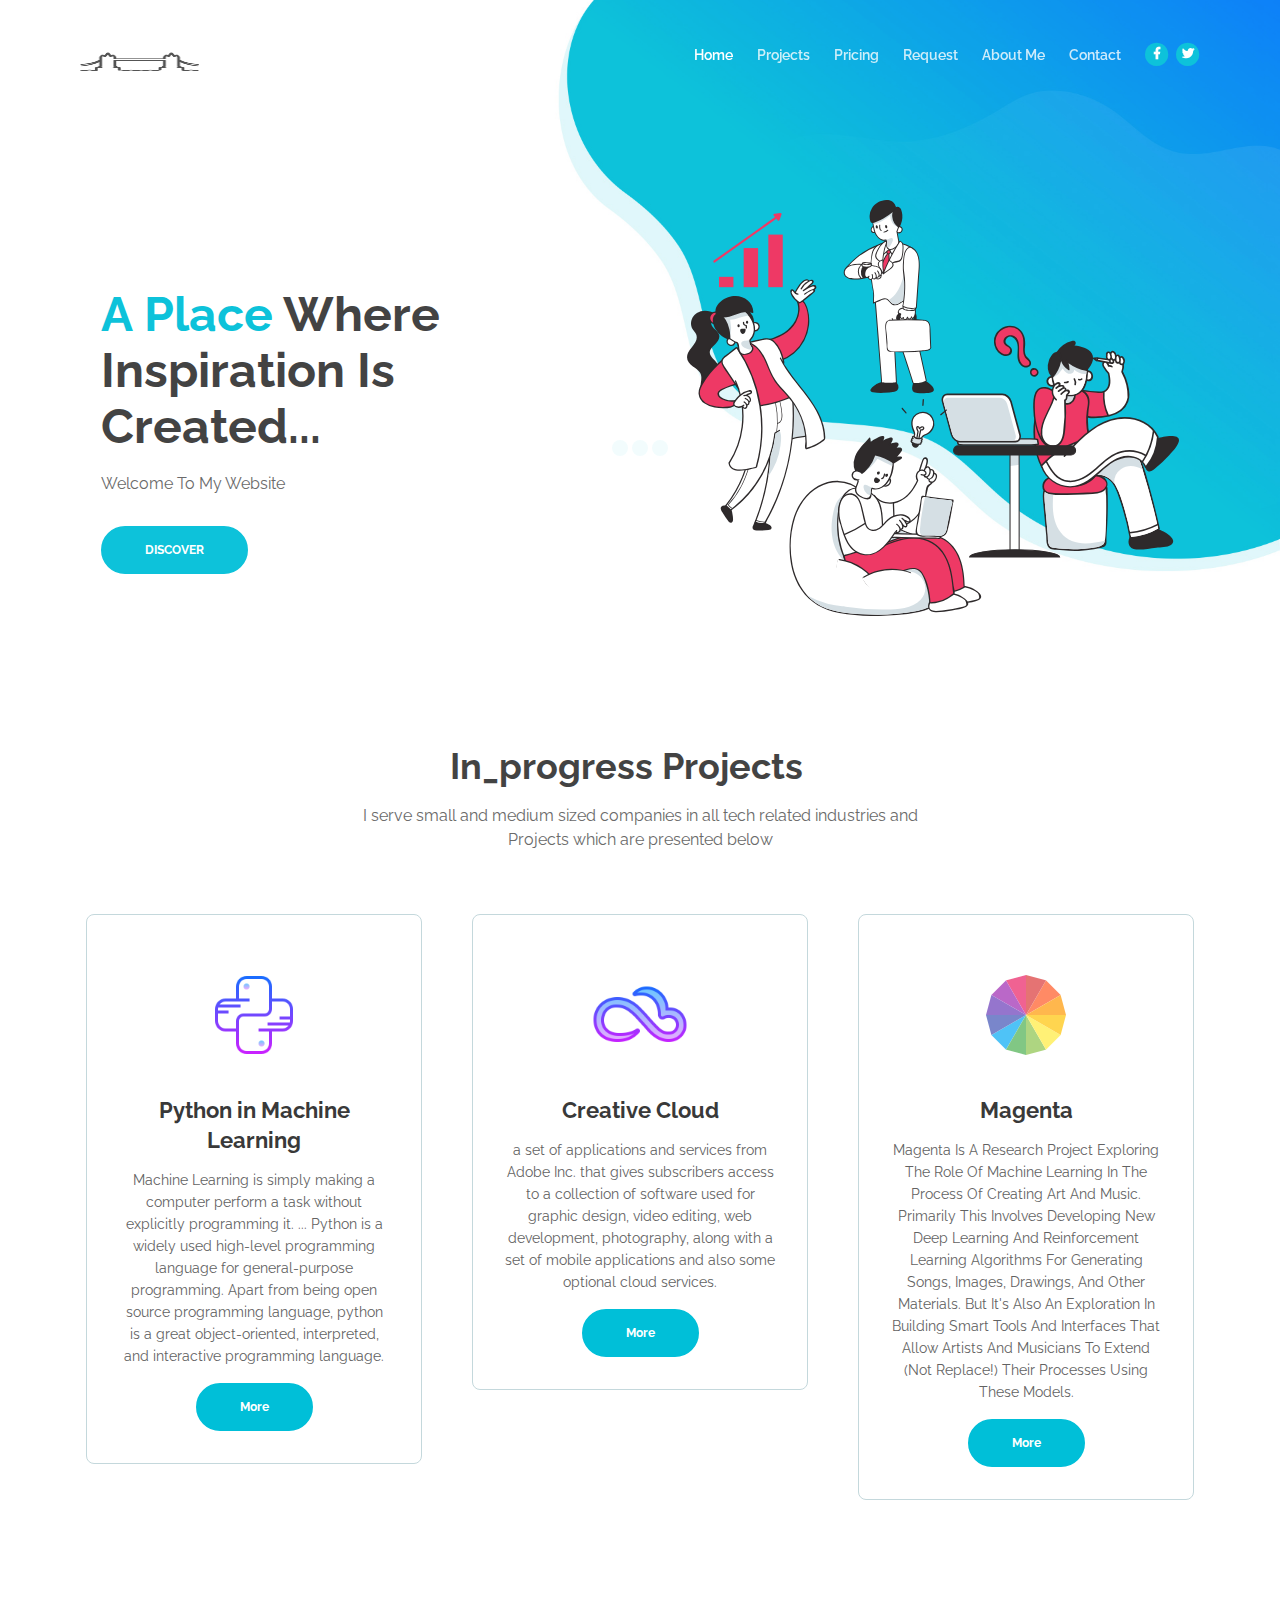
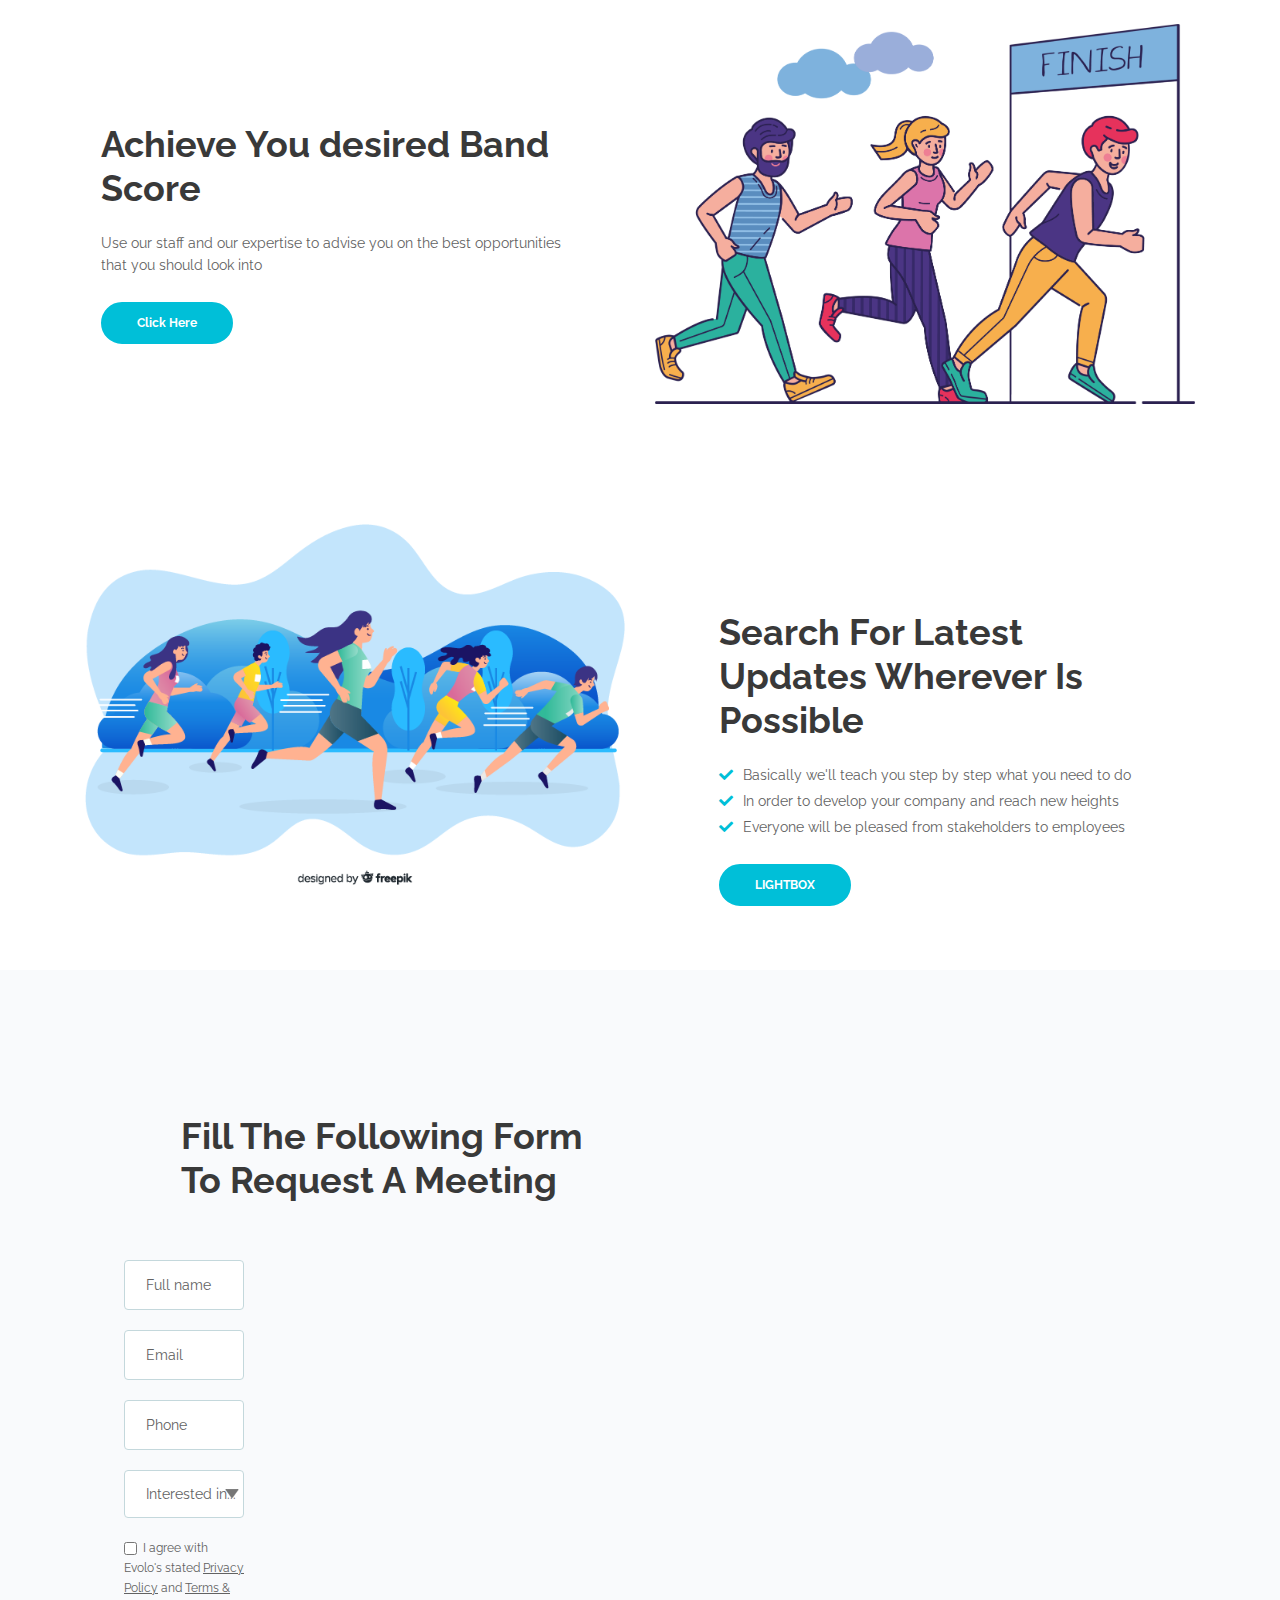
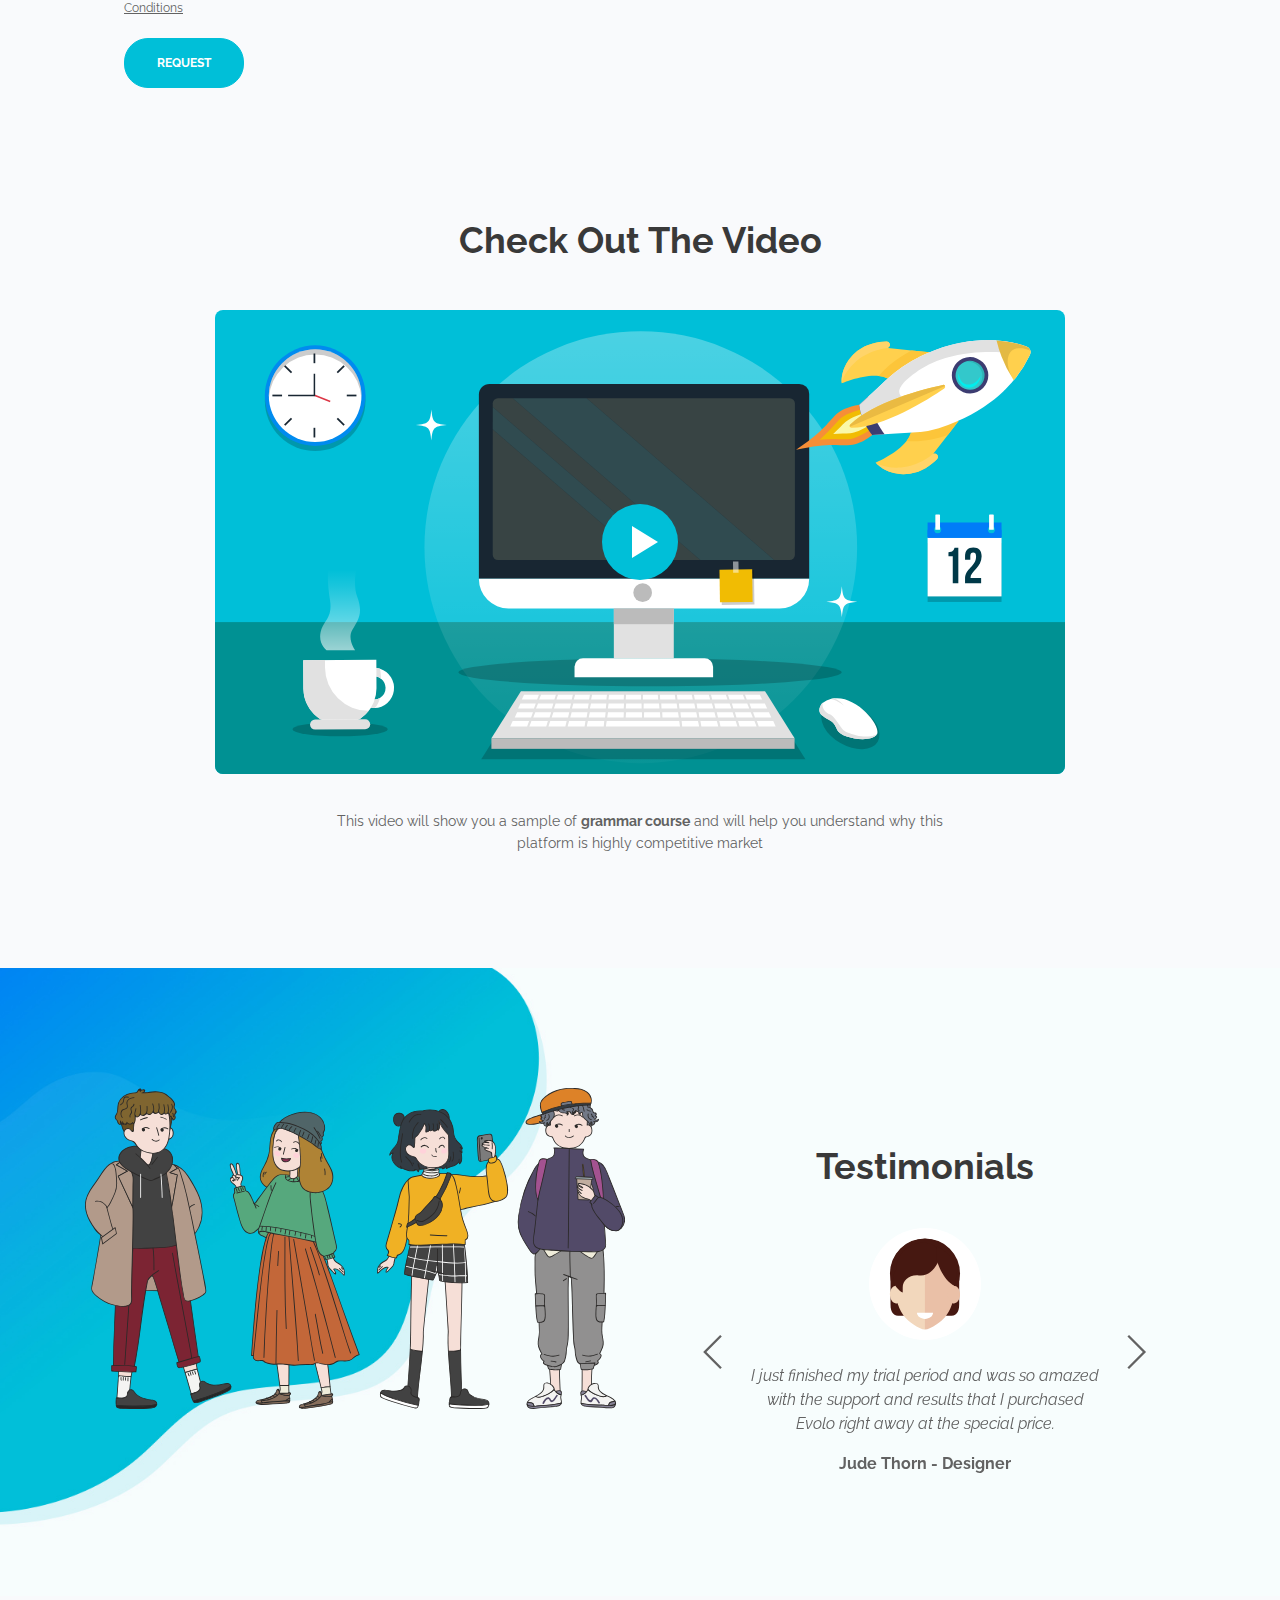
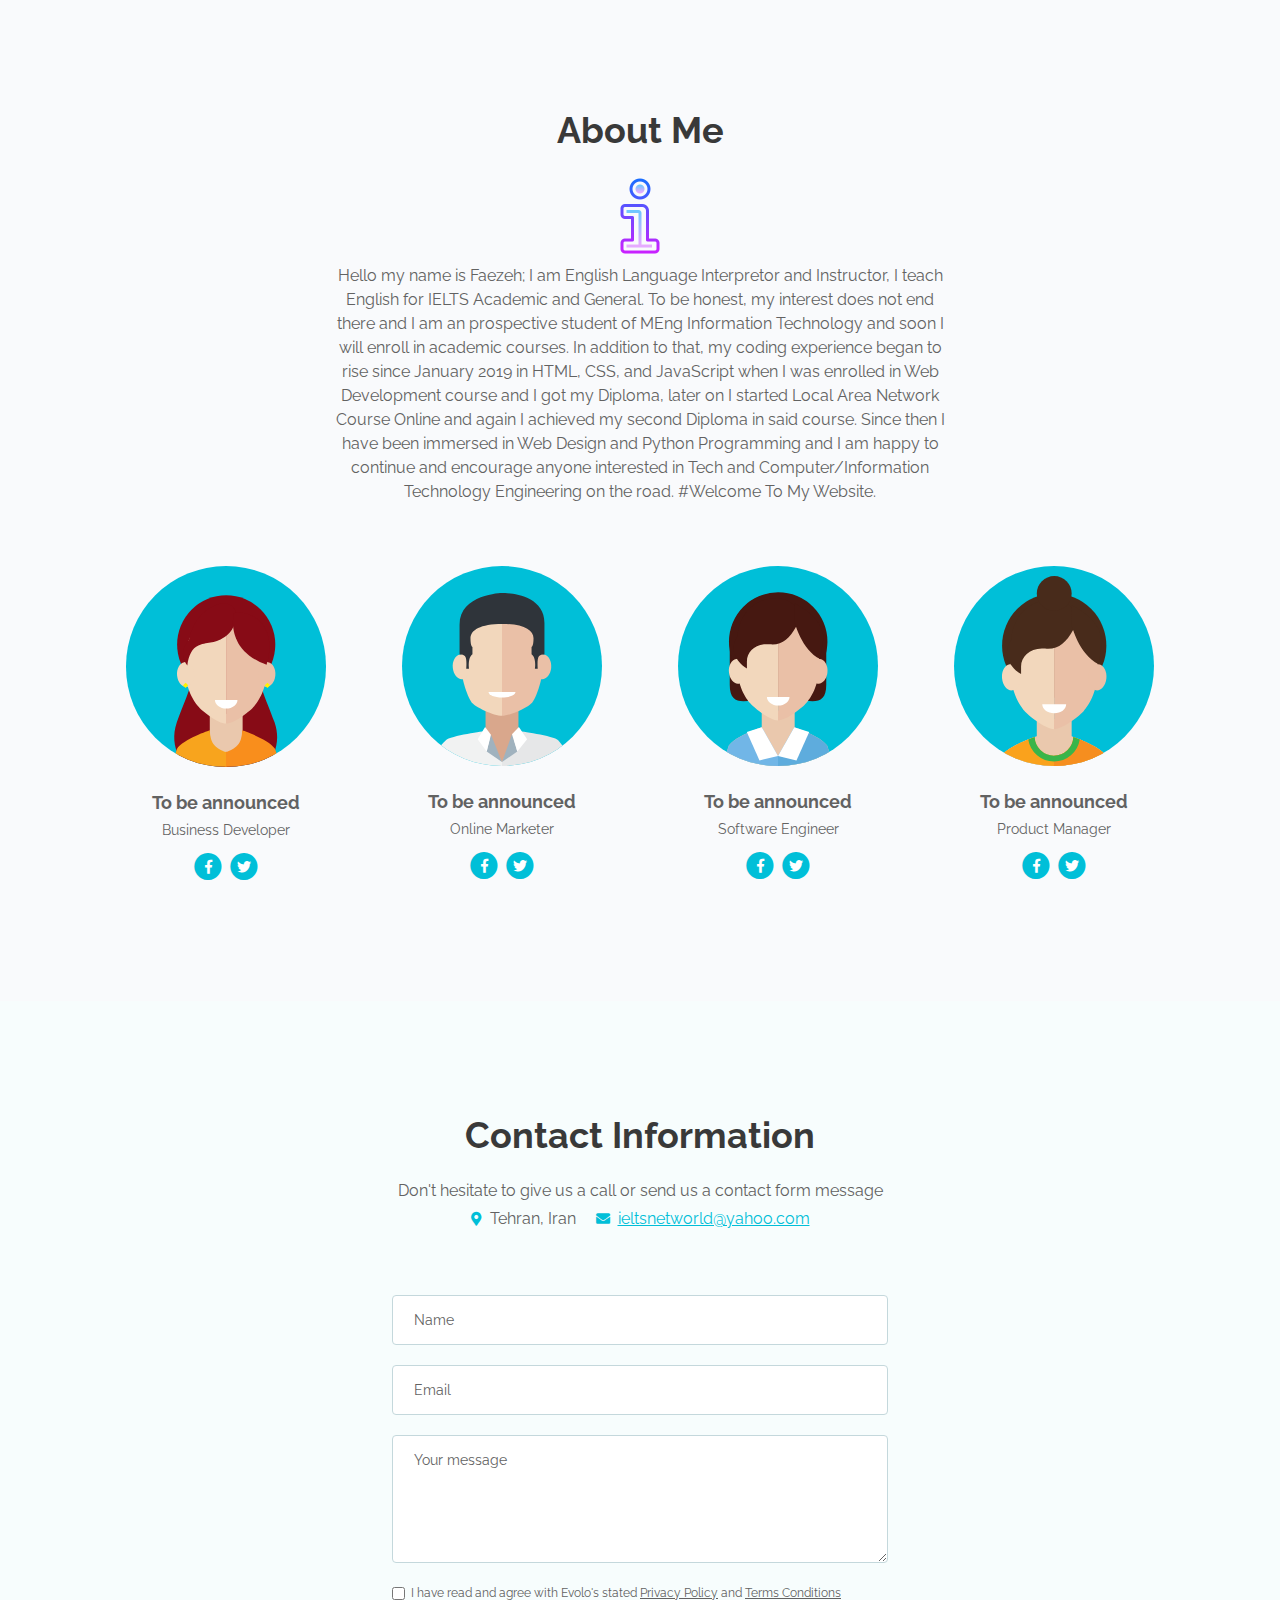
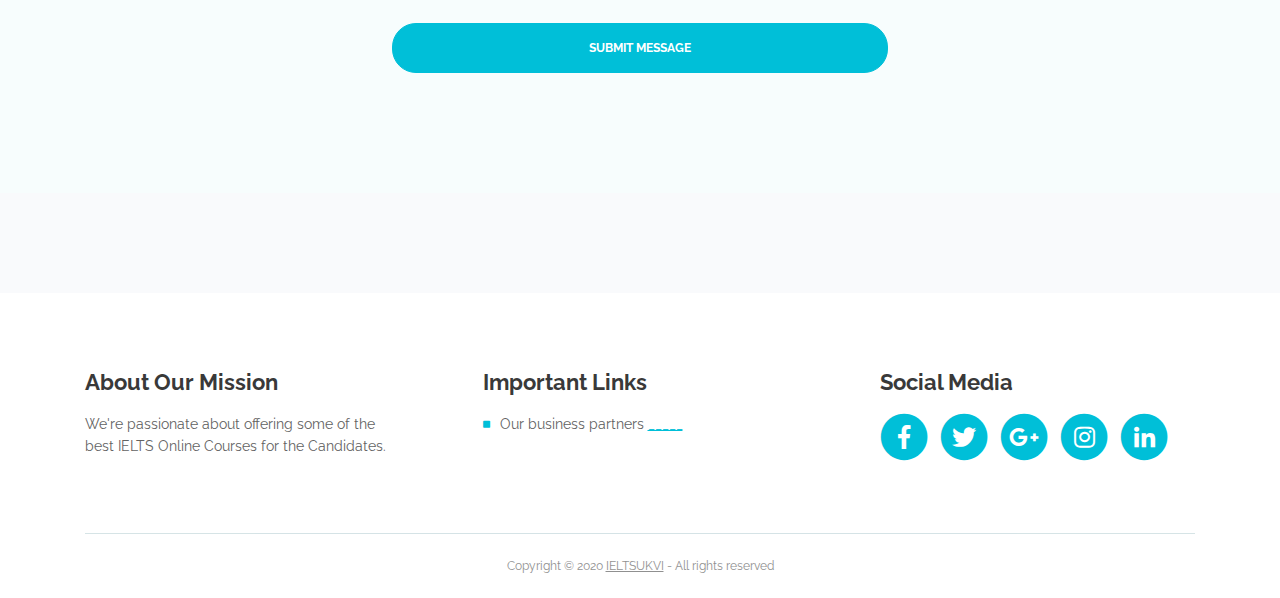
<file: index.html>
<!DOCTYPE html>
<html lang="en">
<head>
    <meta charset="utf-8">
    <meta name="viewport" content="width=device-width, initial-scale=1, shrink-to-fit=no">
    
    <!-- SEO Meta Tags -->
    <meta name="description" content="Hello There!">
    <meta name="author" content="Inovatik">

    <!-- OG Meta Tags to improve the way the post looks when you share the page on LinkedIn, Facebook, Google+ -->
	<meta property="og:site_name" content="" /> <!-- website name -->
	<meta property="og:site" content="" /> <!-- website link -->
	<meta property="og:title" content=""/> <!-- title shown in the actual shared post -->
	<meta property="og:description" content="" /> <!-- description shown in the actual shared post -->
	<meta property="og:image" content="" /> <!-- image link, make sure it's jpg -->
	<meta property="og:url" content="" /> <!-- where do you want your post to link to -->
	<meta property="og:type" content="article" />

    <!-- Website Title -->
    <title>Online IELTS Preperation Course</title>
    
    <!-- Styles -->
    <link href="https://fonts.googleapis.com/css?family=Raleway:400,400i,600,700,700i&amp;subset=latin-ext" rel="stylesheet">
    <link href="css/bootstrap.css" rel="stylesheet">
    <link href="css/fontawesome-all.css" rel="stylesheet">
    <link href="css/swiper.css" rel="stylesheet">
	<link href="css/magnific-popup.css" rel="stylesheet">
	<link href="css/styles.css" rel="stylesheet">
	
	
    <link rel="icon" href="images/icons8-facebook-f-64.png">
</head>
<body data-spy="scroll" data-target=".fixed-top">
    
    <!-- Preloader -->
	<div class="spinner-wrapper">
        <div class="spinner">
            <div class="bounce1"></div>
            <div class="bounce2"></div>
            <div class="bounce3"></div>
        </div>
    </div>
    <!-- end of preloader -->
    

    <!-- Navigation -->
    <nav class="navbar navbar-expand-lg navbar-dark navbar-custom fixed-top">
        <!-- Text Logo - Use this if you don't have a graphic logo -->
        <!-- <a class="navbar-brand logo-text page-scroll" href="index.html">Evolo</a> -->

        <!-- Image Logo -->
        <a class="navbar-brand logo-image" href="index.html"><img src="images/Iconka-Landmarks-London-bridge.ico" alt="alternative"></a>
        
        <!-- Mobile Menu Toggle Button -->
        <button class="navbar-toggler" type="button" data-toggle="collapse" data-target="#navbarsExampleDefault" aria-controls="navbarsExampleDefault" aria-expanded="false" aria-label="Toggle navigation">
            <span class="navbar-toggler-awesome fas fa-bars"></span>
            <span class="navbar-toggler-awesome fas fa-times"></span>
        </button>
        <!-- end of mobile menu toggle button -->

        <div class="collapse navbar-collapse" id="navbarsExampleDefault">
            <ul class="navbar-nav ml-auto">
                <li class="nav-item">
                    <a class="nav-link page-scroll" href="#header">Home <span class="sr-only">(current)</span></a>
                </li>
                <li class="nav-item">
                    <a class="nav-link page-scroll" href="#services">Projects</a>
                </li>
                <li class="nav-item">
                    <a class="nav-link page-scroll" href="#pricing">Pricing</a>
                </li>
                <li class="nav-item">
                    <a class="nav-link page-scroll" href="#request">Request</a>
                </li>

                <!-- Dropdown Menu -->          
                <li class="nav-item">
                    <a class="nav-link page-scroll" href="#about">About Me</a>

                </li>
                <!-- end of dropdown menu -->

                <li class="nav-item">
                    <a class="nav-link page-scroll" href="#contact">Contact</a>
                </li>
            </ul>
            <span class="nav-item social-icons">
                <span class="fa-stack">
                    <a href="#your-link">
                        <i class="fas fa-circle fa-stack-2x facebook"></i>
                        <i class="fab fa-facebook-f fa-stack-1x"></i>
                    </a>
                </span>
                <span class="fa-stack">
                    <a href="#your-link">
                        <i class="fas fa-circle fa-stack-2x twitter"></i>
                        <i class="fab fa-twitter fa-stack-1x"></i>
                    </a>
                </span>
            </span>
        </div>
    </nav> <!-- end of navbar -->
    <!-- end of navigation -->


    <!-- Header -->
    <header id="header" class="header">
        <div class="header-content">
            <div class="container">
                <div class="row">
                    <div class="col-lg-6">
                        <div class="text-container">
                            <h1><span class="turquoise">A Place </span> Where Inspiration Is Created...&nbsp; &nbsp;</h1>
                            <p class="p-large">Welcome To My Website</p>
                            <a class="btn-solid-lg page-scroll" href="#services">DISCOVER</a>
                        </div> <!-- end of text-container -->
                    </div> <!-- end of col -->
                    <div class="col-lg-6">
                        <div class="image-container">
                            <img class="img-fluid" src="images/3579908.svg" alt="<a href='https://www.freepik.com/vectors/business'>Business vector created by freepik - www.freepik.com</a>">
                        </div> <!-- end of image-container -->
                    </div> <!-- end of col -->
                </div> <!-- end of row -->
            </div> <!-- end of container -->
        </div> <!-- end of header-content -->
    </header> <!-- end of header -->
    <!-- end of header -->


    <!-- Services -->
    <div id="services" class="cards-1">
        <div class="container">
          <div class="row">
                <div class="col-lg-12">
                    <h2>In_progress Projects&nbsp; &nbsp;</h2>
                    <p class="p-heading p-large">I serve small and medium sized companies in all tech related industries and Projects which are presented below</p>
                </div> <!-- end of col -->
            </div> <!-- end of row -->
            <div class="row">
                <div class="col-lg-12">

                    <!-- Card -->
                    <div class="card">
                        <img class="card-image" src="images/icons8-python-128.png" alt="alternative">
                        <div class="card-body">
                            <h4 class="card-title">Python in Machine Learning</h4>
                            <p>Machine Learning is simply making a computer perform a task without explicitly programming it. ... Python is a widely used high-level programming language for general-purpose programming. Apart from being open source programming language, python is a great object-oriented, interpreted, and interactive programming language.</p>
                      </div>
						<a id='faezeh' href="https://github.com/IT-eng-max/python"><button class="python">More</button></a>
                    </div>
                    <!-- end of card -->

                    <!-- Card -->
                  <div class="card">
                        <img class="card-image" src="images/icons8-skyatlas-512.png" alt="alternative">
                        <div class="card-body">
                            <h4 class="card-title">Creative Cloud</h4>
                            <p>a set of applications and services from Adobe Inc. that gives subscribers access to a collection of software used for graphic design, video editing, web development, photography, along with a set of mobile applications and also some optional cloud services.</p>
                        </div>
					  <a href=''><button class="creative_cloud">More</button></a>
                    </div>
                    <!-- end of card -->

                    <!-- Card -->
                    <div class="card">
                        <img class="card-image" src="images/icons8-swatch-96.png" alt="alternative">
                        <div class="card-body">
                            <h4 class="card-title">Magenta</h4>
                            <p class="text-center text-capitalize">Magenta is a research project exploring the role of machine learning in the process of creating art and music. Primarily this involves developing new deep learning and reinforcement learning algorithms for generating songs, images, drawings, and other materials. But it's also an exploration in building smart tools and interfaces that allow artists and musicians to extend (not replace!) their processes using these models.</p>
                      </div>
						<a href="page_1.html"><button class="magenta">More</button></a>
                    </div>
                    <!-- end of card -->
                    
                </div> <!-- end of col -->
            </div> <!-- end of row -->
        </div> <!-- end of container -->
    </div> <!-- end of cards-1 -->
    <!-- end of services -->


    <!-- Details 1 -->
    <div class="basic-1">
        <div class="container">
            <div class="row">
                <div class="col-lg-6">
                    <div class="text-container">
                        <h2>Achieve You desired Band Score</h2>
                        <p>Use our staff and our expertise to advise you on the best opportunities that you should look into</p>
                        <a class="btn-solid-reg popup-with-move-anim" href="#details-lightbox-1">Click Here</a>
                    </div> <!-- end of text-container -->
                </div> <!-- end of col -->
                <div class="col-lg-6">
                    <div class="image-container">
                        <img class="img-fluid" src="images/5333.png" alt="alternative">
                    </div> <!-- end of image-container -->
                </div> <!-- end of col -->
            </div> <!-- end of row -->
        </div> <!-- end of container -->
    </div> <!-- end of basic-1 -->
    <!-- end of details 1 -->

    
    <!-- Details 2 -->
    <div class="basic-2">
        <div class="container">
            <div class="row">
                <div class="col-lg-6">
                    <div class="image-container">
                        <img class="img-fluid" src="images/2384179.png" alt="alternative">
                    </div> <!-- end of image-container -->
                </div> <!-- end of col -->
                <div class="col-lg-6">
                    <div class="text-container">
                        <h2>Search For Latest Updates Wherever Is Possible</h2>
                        <ul class="list-unstyled li-space-lg">
                            <li class="media">
                                <i class="fas fa-check"></i>
                                <div class="media-body">Basically we'll teach you step by step what you need to do</div>
                            </li>
                            <li class="media">
                                <i class="fas fa-check"></i>
                                <div class="media-body">In order to develop your company and reach new heights</div>
                            </li>
                            <li class="media">
                                <i class="fas fa-check"></i>
                                <div class="media-body">Everyone will be pleased from stakeholders to employees</div>
                            </li>
                        </ul>
                        <a class="btn-solid-reg popup-with-move-anim" href="#details-lightbox-2">LIGHTBOX</a>
                    </div> <!-- end of text-container -->
                </div> <!-- end of col -->
            </div> <!-- end of row -->
        </div> <!-- end of container -->
    </div> <!-- end of basic-2 -->
    <!-- end of details 2 -->

    <!-- Details Lightboxes -->
    <!-- Details Lightbox 1 -->
	<div id="details-lightbox-1" class="lightbox-basic zoom-anim-dialog mfp-hide">
        <div class="container">
            <div class="row">
                <button title="Close (Esc)" type="button" class="mfp-close x-button">×</button>
                <div class="col-lg-8">
                    <div class="image-container">
                        <img class="img-fluid" src="images/details-lightbox-1.svg" alt="alternative">
                    </div> <!-- end of image-container -->
                </div> <!-- end of col -->
                <div class="col-lg-4">
                    <h3>Design And Plan</h3>
                    <hr>
                    <h5>Core feature</h5>
                    <p>The emailing module basically will speed up your email marketing operations while offering more subscriber control.</p>
                    <p>Do you need to build lists for your email campaigns? It just got easier with Evolo.</p>
                    <ul class="list-unstyled li-space-lg">
                        <li class="media">
                            <i class="fas fa-check"></i><div class="media-body">List building framework</div>
                        </li>
                        <li class="media">
                            <i class="fas fa-check"></i><div class="media-body">Easy database browsing</div>
                        </li>
                        <li class="media">
                            <i class="fas fa-check"></i><div class="media-body">User administration</div>
                        </li>
                        <li class="media">
                            <i class="fas fa-check"></i><div class="media-body">Automate user signup</div>
                        </li>
                        <li class="media">
                            <i class="fas fa-check"></i><div class="media-body">Quick formatting tools</div>
                        </li>
                        <li class="media">
                            <i class="fas fa-check"></i><div class="media-body">Fast email checking</div>
                        </li>
                    </ul>
                    <a class="btn-solid-reg mfp-close page-scroll" href="#request">REQUEST</a> <a class="btn-outline-reg mfp-close as-button" href="#screenshots">BACK</a>
                </div> <!-- end of col -->
            </div> <!-- end of row -->
        </div> <!-- end of container -->
    </div> <!-- end of lightbox-basic -->
    <!-- end of details lightbox 1 -->

    <!-- Details Lightbox 2 -->
	<div id="details-lightbox-2" class="lightbox-basic zoom-anim-dialog mfp-hide">
        <div class="container">
            <div class="row">
                <button title="Close (Esc)" type="button" class="mfp-close x-button">×</button>
                <div class="col-lg-8">
                    <div class="image-container">
                        <img class="img-fluid" src="images/details-lightbox-2.svg" alt="alternative">
                    </div> <!-- end of image-container -->
                </div> <!-- end of col -->
                <div class="col-lg-4">
                    <h3>Search To Optimize</h3>
                    <hr>
                    <h5>Core feature</h5>
                    <p>The emailing module basically will speed up your email marketing operations while offering more subscriber control.</p>
                    <p>Do you need to build lists for your email campaigns? It just got easier with Evolo.</p>
                    <ul class="list-unstyled li-space-lg">
                        <li class="media">
                            <i class="fas fa-check"></i><div class="media-body">List building framework</div>
                        </li>
                        <li class="media">
                            <i class="fas fa-check"></i><div class="media-body">Easy database browsing</div>
                        </li>
                        <li class="media">
                            <i class="fas fa-check"></i><div class="media-body">User administration</div>
                        </li>
                        <li class="media">
                            <i class="fas fa-check"></i><div class="media-body">Automate user signup</div>
                        </li>
                        <li class="media">
                            <i class="fas fa-check"></i><div class="media-body">Quick formatting tools</div>
                        </li>
                        <li class="media">
                            <i class="fas fa-check"></i><div class="media-body">Fast email checking</div>
                        </li>
                    </ul>
                    <a class="btn-solid-reg mfp-close page-scroll" href="#request">REQUEST</a> <a class="btn-outline-reg mfp-close as-button" href="#screenshots">BACK</a>
                </div> <!-- end of col -->
            </div> <!-- end of row -->
        </div> <!-- end of container -->
    </div> <!-- end of lightbox-basic -->
    <!-- end of details lightbox 2 -->
    <!-- end of details lightboxes -->


    



    <!-- Request -->
    <div id="request" class="form-1">
        <div class="container">
            <div class="row">
                <div class="col-lg-6">
                    <div class="text-container">
                      <h2>Fill The Following Form To Request A Meeting</h2>
                        <p>&nbsp;</p>
<!--                        <ul class="list-unstyled li-space-lg">
                    <!--   <li class="media">-->
                             <!--   <i class="fas fa-check"></i>-->
                           <!--     <div class="media-body"><strong class="blue">____</strong> ________</div>-->
                       <!--   </li>-->
                          <!--  <li class="media">-->
                             <!--   <i class="fas fa-check"></i>-->
                           <!--     <div class="media-body"><strong class="blue">________</strong> ____</div>-->
                          <!--  </li>-->
                          <!--  <li class="media">-->
                             <!--   <i class="fas fa-check"></i>-->
                          <!--      <div class="media-body"><strong class="blue">________</strong> ________</div>-->
                         <!--   </li>-->
                          <!--  <li class="media">-->
                           <!--     <i class="fas fa-check"></i>-->
                          <!--      <div class="media-body"><strong class="blue">________</strong> ________</div>-->
                      <!--      </li>-->
                 <!--     </ul>-->
                <!--    </div> <!-- end of text-container -->
                </div> <!-- end of col -->
                <div class="col-lg-6">

                    <!-- Request Form -->
                    <div class="form-container">
                        <form id="requestForm" data-toggle="validator" data-focus="false" action="mailto:ieltsnetworld@yahoo.com" method="post" enctype="text/plain">
                            <div class="form-group">
                                <input type="text" class="form-control-input" id="rname" name="rname" required>
                                <label class="label-control" for="rname">Full name</label>
                                <div class="help-block with-errors"></div>
                            </div>
                            <div class="form-group">
                                <input type="email" class="form-control-input" id="remail" name="remail" required>
                                <label class="label-control" for="remail">Email</label>
                                <div class="help-block with-errors"></div>
                            </div>
                            <div class="form-group">
                                <input type="text" class="form-control-input" id="rphone" name="rphone" required>
                                <label class="label-control" for="rphone">Phone</label>
                                <div class="help-block with-errors"></div>
                            </div>
                            <div class="form-group">
                                <select class="form-control-select" id="rselect" required>
                                    <option class="select-option" value="" disabled selected>Interested in...</option>
                                    <option class="select-option" value="Personal Loan">Starter</option>
                                    <option class="select-option" value="Car Loan">Medium</option>
                                    <option class="select-option" value="House Loan">Complete</option>
                                </select>
                                <div class="help-block with-errors"></div>
                            </div>
                            <div class="form-group checkbox">
                                <input type="checkbox" id="rterms" value="Agreed-to-Terms" name="rterms" required>I agree with Evolo's stated <a href="privacy-policy.html">Privacy Policy</a> and <a href="terms-conditions.html">Terms & Conditions</a>
                                <div class="help-block with-errors"></div>
                            </div>
                            <div class="form-group">
                                <button type="submit" class="form-control-submit-button">REQUEST</button>
                            </div>
                            <div class="form-message">
                                <div id="rmsgSubmit" class="h3 text-center hidden"></div>
                            </div>
                        </form>
                    </div> <!-- end of form-container -->
                    <!-- end of request form -->

                </div> <!-- end of col -->
            </div> <!-- end of row -->
        </div> <!-- end of container -->
    </div> <!-- end of form-1 -->
    <!-- end of request -->


    <!-- Video -->
    <div class="basic-3">
        <div class="container">
            <div class="row">
                <div class="col-lg-12">
                    <h2>Check Out The Video</h2>
                </div> <!-- end of col -->
            </div> <!-- end of row -->
            <div class="row">
                <div class="col-lg-12">
                    
                    <!-- Video Preview -->
                    <div class="image-container">
                        <div class="video-wrapper">
                            <a class="popup-youtube" href="Videos/Adverbial Clauses.mp4" data-effect="fadeIn">
                                <img class="img-fluid" src="images/video-frame.svg" alt="alternative">
                                <span class="video-play-button">
                                    <span></span>
                                </span>
                            </a>
                        </div> <!-- end of video-wrapper -->
                    </div> <!-- end of image-container -->
                    <!-- end of video preview -->

                    <p>This video will show you a sample of  <strong>grammar course</strong> and will help you understand why this platform is highly competitive market</p>
                </div> <!-- end of col -->
            </div> <!-- end of row -->
        </div> <!-- end of container -->
    </div> <!-- end of basic-3 -->
    <!-- end of video -->


    <!-- Testimonials -->
    <div class="slider-2">
        <div class="container">
            <div class="row">
                <div class="col-lg-6">
                    <div class="image-container">
                        <img class="img-fluid" src="images/4121043.svg" alt="<a href='https://www.freepik.com/vectors/people'>People vector created by freepik - www.freepik.com</a>">
                    </div> <!-- end of image-container -->
                </div> <!-- end of col -->
                <div class="col-lg-6">
                    <h2>Testimonials</h2>

                    <!-- Card Slider -->
                    <div class="slider-container">
                        <div class="swiper-container card-slider">
                            <div class="swiper-wrapper">
                                
                                <!-- Slide -->
                                <div class="swiper-slide">
                                    <div class="card">
                                        <img class="card-image" src="images/testimonial-1.svg" alt="alternative">
                                        <div class="card-body">
                                            <p class="testimonial-text">I just finished my trial period and was so amazed with the support and results that I purchased Evolo right away at the special price.</p>
                                            <p class="testimonial-author">Jude Thorn - Designer</p>
                                        </div>
                                    </div>
                                </div> <!-- end of swiper-slide -->
                                <!-- end of slide -->
        
                                <!-- Slide -->
                                <div class="swiper-slide">
                                    <div class="card">
                                        <img class="card-image" src="images/testimonial-2.svg" alt="alternative">
                                        <div class="card-body">
                                            <p class="testimonial-text">Evolo has always helped or startup to position itself in the highly competitive market of mobile applications. You will not regret using it!</p>
                                            <p class="testimonial-author">Marsha Singer - Developer</p>
                                        </div>
                                    </div>        
                                </div> <!-- end of swiper-slide -->
                                <!-- end of slide -->
        
                                <!-- Slide -->
                                <div class="swiper-slide">
                                    <div class="card">
                                        <img class="card-image" src="images/testimonial-3.svg" alt="alternative">
                                        <div class="card-body">
                                            <p class="testimonial-text">Love their services and was so amazed with the support and results that I purchased Evolo for two years in a row. They are awesome.</p>
                                            <p class="testimonial-author">Roy Smith - Marketer</p>
                                        </div>
                                    </div>        
                                </div> <!-- end of swiper-slide -->
                                <!-- end of slide -->
                               
                            </div> <!-- end of swiper-wrapper -->
        
                            <!-- Add Arrows -->
                            <div class="swiper-button-next"></div>
                            <div class="swiper-button-prev"></div>
                            <!-- end of add arrows -->
        
                        </div> <!-- end of swiper-container -->
                    </div> <!-- end of slider-container -->
                    <!-- end of card slider -->

                </div> <!-- end of col -->
            </div> <!-- end of row -->
        </div> <!-- end of container -->
    </div> <!-- end of slider-2 -->
    <!-- end of testimonials -->


    <!-- About -->
    <div id="about" class="basic-4">
        <div class="container">
            <div class="row">
                <div class="col-lg-12">
                    <h2>About Me</h2>
					<img src="images/icons8-information-96.png" width="96" height="96" alt=""/>
<p class="p-heading p-large">Hello my name is Faezeh; I am English Language Interpretor and Instructor, I teach English for IELTS Academic and General. To be honest, my interest does not end there and I am an prospective student of MEng Information Technology and soon I will enroll in academic courses. In addition to that, my coding experience began to rise since January 2019 in HTML, CSS, and JavaScript when I was enrolled in Web Development course and I got my Diploma, later on I started Local Area Network Course Online and again I achieved my second Diploma in said course. Since then I have been immersed in Web Design and Python Programming and I am happy to continue and encourage anyone interested in Tech and Computer/Information Technology Engineering on the road. #Welcome To My Website. </p>
                </div> <!-- end of col -->
            </div> <!-- end of row -->
            <div class="row">
                <div class="col-lg-12">
                    
                    <!-- Team Member -->
                    <div class="team-member">
                        <div class="image-wrapper">
                            <img class="img-fluid" src="images/team-member-1.svg" alt="alternative">
                        </div> <!-- end of image-wrapper -->
                        <p class="p-large"><strong>To be announced</strong></p>
                        <p class="job-title">Business Developer</p>
                        <span class="social-icons">
                            <span class="fa-stack">
                                <a href="#your-link">
                                    <i class="fas fa-circle fa-stack-2x facebook"></i>
                                    <i class="fab fa-facebook-f fa-stack-1x"></i>
                                </a>
                            </span>
                            <span class="fa-stack">
                                <a href="#your-link">
                                    <i class="fas fa-circle fa-stack-2x twitter"></i>
                                    <i class="fab fa-twitter fa-stack-1x"></i>
                                </a>
                            </span>
                        </span> <!-- end of social-icons -->
                    </div> <!-- end of team-member -->
                    <!-- end of team member -->

                    <!-- Team Member -->
                    <div class="team-member">
                        <div class="image-wrapper">
                            <img class="img-fluid" src="images/team-member-2.svg" alt="alternative">
                        </div> <!-- end of image wrapper -->
                        <p class="p-large"><strong>To be announced</strong></p>
                        <p class="job-title">Online Marketer</p>
                        <span class="social-icons">
                            <span class="fa-stack">
                                <a href="#your-link">
                                    <i class="fas fa-circle fa-stack-2x facebook"></i>
                                    <i class="fab fa-facebook-f fa-stack-1x"></i>
                                </a>
                            </span>
                            <span class="fa-stack">
                                <a href="#your-link">
                                    <i class="fas fa-circle fa-stack-2x twitter"></i>
                                    <i class="fab fa-twitter fa-stack-1x"></i>
                                </a>
                            </span>
                        </span> <!-- end of social-icons -->
                    </div> <!-- end of team-member -->
                    <!-- end of team member -->

                    <!-- Team Member -->
                    <div class="team-member">
                        <div class="image-wrapper">
                            <img class="img-fluid" src="images/team-member-3.svg" alt="alternative">
                        </div> <!-- end of image wrapper -->
                        <p class="p-large"><strong>To be announced</strong></p>
                        <p class="job-title">Software Engineer</p>
                        <span class="social-icons">
                            <span class="fa-stack">
                                <a href="#your-link">
                                    <i class="fas fa-circle fa-stack-2x facebook"></i>
                                    <i class="fab fa-facebook-f fa-stack-1x"></i>
                                </a>
                            </span>
                            <span class="fa-stack">
                                <a href="#your-link">
                                    <i class="fas fa-circle fa-stack-2x twitter"></i>
                                    <i class="fab fa-twitter fa-stack-1x"></i>
                                </a>
                            </span>
                        </span> <!-- end of social-icons -->
                    </div> <!-- end of team-member -->
                    <!-- end of team member -->

                    <!-- Team Member -->
                    <div class="team-member">
                        <div class="image-wrapper">
                            <img class="img-fluid" src="images/team-member-4.svg" alt="alternative">
                        </div> <!-- end of image wrapper -->
                        <p class="p-large"><strong>To be announced</strong></p>
                        <p class="job-title">Product Manager</p>
                        <span class="social-icons">
                            <span class="fa-stack">
                                <a href="#your-link">
                                    <i class="fas fa-circle fa-stack-2x facebook"></i>
                                    <i class="fab fa-facebook-f fa-stack-1x"></i>
                                </a>
                            </span>
                            <span class="fa-stack">
                                <a href="#your-link">
                                    <i class="fas fa-circle fa-stack-2x twitter"></i>
                                    <i class="fab fa-twitter fa-stack-1x"></i>
                                </a>
                            </span>
                        </span> <!-- end of social-icons -->
                    </div> <!-- end of team-member -->
                    <!-- end of team member -->

                </div> <!-- end of col -->
            </div> <!-- end of row -->
        </div> <!-- end of container -->
    </div> <!-- end of basic-4 -->
    <!-- end of about -->


    <!-- Contact -->
    <div id="contact" class="form-2">
        <div class="container">
            <div class="row">
                <div class="col-lg-12">
                    <h2>Contact Information</h2>
                    <ul class="list-unstyled li-space-lg">
                        <li class="address">Don't hesitate to give us a call or send us a contact form message</li>
                        <li><i class="fas fa-map-marker-alt"></i>Tehran, Iran</li>
                        
                        <li><i class="fas fa-envelope"></i><a class="turquoise" href="mailto:ieltsnetworld@yahoo.com">ieltsnetworld@yahoo.com</a></li>
                    </ul>
                </div> <!-- end of col -->
            </div> <!-- end of row -->
            
                    
                    <!-- Contact Form -->
                    <form id="contactForm" data-toggle="validator" data-focus="false">
                        <div class="form-group">
                            <input type="text" class="form-control-input" id="cname" required>
                            <label class="label-control" for="cname">Name</label>
                            <div class="help-block with-errors"></div>
                        </div>
                        <div class="form-group">
                            <input type="email" class="form-control-input" id="cemail" required>
                            <label class="label-control" for="cemail">Email</label>
                            <div class="help-block with-errors"></div>
                        </div>
                        <div class="form-group">
                            <textarea class="form-control-textarea" id="cmessage" required></textarea>
                            <label class="label-control" for="cmessage">Your message</label>
                            <div class="help-block with-errors"></div>
                        </div>
                        <div class="form-group checkbox">
                            <input type="checkbox" id="cterms" value="Agreed-to-Terms" required>I have read and agree with Evolo's stated <a href="privacy-policy.html">Privacy Policy</a> and <a href="terms-conditions.html">Terms Conditions</a> 
                            <div class="help-block with-errors"></div>
                        </div>
                        <div class="form-group">
                            <button type="submit" class="form-control-submit-button">SUBMIT MESSAGE</button>
                        </div>
                        <div class="form-message">
                            <div id="cmsgSubmit" class="h3 text-center hidden"></div>
                        </div>
                    </form>
                    <!-- end of contact form -->

                </div> <!-- end of col -->
            </div> <!-- end of row -->
        </div> <!-- end of container -->
    </div> <!-- end of form-2 -->
    <!-- end of contact -->


    <!-- Footer -->
    <div class="footer">
        <div class="container">
            <div class="row">
                <div class="col-md-4">
                    <div class="footer-col">
                        <h4>About Our Mission</h4>
                        <p>We're passionate about offering some of the best IELTS Online Courses for the Candidates.</p>
                    </div>
                </div> <!-- end of col -->
                <div class="col-md-4">
                    <div class="footer-col middle">
                        <h4>Important Links</h4>
                        <ul class="list-unstyled li-space-lg">
                            <li class="media">
                                <i class="fas fa-square"></i>
                                <div class="media-body">Our business partners <a class="turquoise" href="#your-link">_____</a></div>
						
                            </li>
                            
                        </ul>
                    </div>
                </div> <!-- end of col -->
                <div class="col-md-4">
                    <div class="footer-col last">
                        <h4>Social Media</h4>
                        <span class="fa-stack">
                            <a href="#your-link">
                                <i class="fas fa-circle fa-stack-2x"></i>
                                <i class="fab fa-facebook-f fa-stack-1x"></i>
                            </a>
                        </span>
                        <span class="fa-stack">
                            <a href="#your-link">
                                <i class="fas fa-circle fa-stack-2x"></i>
                                <i class="fab fa-twitter fa-stack-1x"></i>
                            </a>
                        </span>
                        <span class="fa-stack">
                            <a href="#your-link">
                                <i class="fas fa-circle fa-stack-2x"></i>
                                <i class="fab fa-google-plus-g fa-stack-1x"></i>
                            </a>
                        </span>
                        <span class="fa-stack">
                            <a href="#your-link">
                                <i class="fas fa-circle fa-stack-2x"></i>
                                <i class="fab fa-instagram fa-stack-1x"></i>
                            </a>
                        </span>
                        <span class="fa-stack">
                            <a href="#your-link">
                                <i class="fas fa-circle fa-stack-2x"></i>
                                <i class="fab fa-linkedin-in fa-stack-1x"></i>
                            </a>
                        </span>
                    </div> 
                </div> <!-- end of col -->
            </div> <!-- end of row -->
        </div> <!-- end of container -->
    </div> <!-- end of footer -->  
    <!-- end of footer -->


    <!-- Copyright -->
    <div class="copyright">
        <div class="container">
            <div class="row">
                <div class="col-lg-12">
                    <p class="p-small">Copyright © 2020 <a href="https://it-eng-max.github.io/Portfolio/">IELTSUKVI</a> - All rights reserved</p>
                </div> <!-- end of col -->
            </div> <!-- enf of row -->
        </div> <!-- end of container -->
    </div> <!-- end of copyright --> 
    <!-- end of copyright -->
    
    	
    <!-- Scripts -->
    <script src="js/jquery.min.js"></script> <!-- jQuery for Bootstrap's JavaScript plugins -->
    <script src="js/popper.min.js"></script> <!-- Popper tooltip library for Bootstrap -->
    <script src="js/bootstrap.min.js"></script> <!-- Bootstrap framework -->
    <script src="js/jquery.easing.min.js"></script> <!-- jQuery Easing for smooth scrolling between anchors -->
    <script src="js/swiper.min.js"></script> <!-- Swiper for image and text sliders -->
    <script src="js/jquery.magnific-popup.js"></script> <!-- Magnific Popup for lightboxes -->
    <script src="js/validator.min.js"></script> <!-- Validator.js - Bootstrap plugin that validates forms -->
    <script src="js/scripts.js"></script> <!-- Custom scripts -->
</body>
</html>
</file>
<file: css/styles.css>
/* Template: Evolo - StartUp HTML Landing Page Template
   Author: Inovatik
   Created: June 2019
   Description: Master CSS file
*/

/*****************************************
Table Of Contents:

01. General Styles
02. Preloader
03. Navigation
04. Header
05. Customers
06. Services
07. Details 1
08. Details 2
09. Details Lightboxes
10. Pricing
11. Request
12. Video
13. Testimonials
14. About
15. Contact
16. Footer
17. Copyright
18. Back To Top Button
19. Extra Pages
20. Media Queries
******************************************/

/*****************************************
Colors:
- Backgrounds - turquoise #00bfd8
- Backgrounds - blue #0079f9
- Backgrounds - light gray #f7fcfd
- Buttons, bullets, icons, links - turquoise #00bfd8
- Cards border, inputs border - light gray #c4d8dc
- Text headers, navbar links - black #393939
- Text body - black #626262
******************************************/


/******************************/
/*     01. General Styles     */
/******************************/
body,
html {
    width: 100%;
	height: 100%;
}

body, p {
	color: #626262; 
	font: 400 0.875rem/1.375rem "Raleway", sans-serif;
}

.p-large {
	font: 400 1rem/1.5rem "Raleway", sans-serif;
}

.p-small {
	font: 400 0.75rem/1.25rem "Raleway", sans-serif;
}

.p-heading {
	margin-bottom: 3.875rem;
}

.li-space-lg li {
	margin-bottom: 0.25rem;
}

.indent {
	padding-left: 1.25rem;
}

h1 {
	color: #393939;
	font: 700 3rem/3.5rem "Raleway", sans-serif;
}

h2 {
	color: #393939;
	font: 700 2.25rem/2.75rem "Raleway", sans-serif;
}

h3 {
	color: #393939;
	font: 700 1.75rem/2rem "Raleway", sans-serif;
}

h4 {
	color: #393939;
	font: 700 1.375rem/1.875rem "Raleway", sans-serif;
}

h5 {
	color: #393939;
	font: 700 1.125rem/1.625rem "Raleway", sans-serif;
}

h6 {
	color: #393939;
	font: 700 1rem/1.5rem "Raleway", sans-serif;
}

a {
	color: #626262;
	text-decoration: underline;
}

a:hover {
	color: #626262;
	text-decoration: underline;
}

a.turquoise {
	color: #00bfd8;
}

a.white {
	color: #fff;
}

.testimonial-text {
	font: italic 400 1rem/1.5rem "Raleway", sans-serif;
}

.testimonial-author {
	font: 700 1rem/1.5rem "Raleway", sans-serif;
}

.turquoise {
	color: #00bfd8;
}

.btn-solid-reg {
	display: inline-block;
	padding: 1.1875rem 2.125rem 1.1875rem 2.125rem;
	border: 0.125rem solid #00bfd8;
	border-radius: 2rem;
	background-color: #00bfd8;
	color: #fff;
	font: 700 0.75rem/0 "Raleway", sans-serif;
	text-decoration: none;
	transition: all 0.2s;
}

.btn-solid-reg:hover {
	background-color: transparent;
	color: #00bfd8;
	text-decoration: none;
}

.btn-solid-lg {
	display: inline-block;
	padding: 1.375rem 2.625rem 1.375rem 2.625rem;
	border: 0.125rem solid #00bfd8;
	border-radius: 2rem;
	background-color: #00bfd8;
	color: #fff;
	font: 700 0.75rem/0 "Raleway", sans-serif;
	text-decoration: none;
	transition: all 0.2s;
}

.python {
	display: inline-block;
	padding: 1.375rem 2.625rem 1.375rem 2.625rem;
	border: 0.125rem solid #00bfd8;
	border-radius: 2rem;
	background-color: #00bfd8;
	color: #fff;
	font: 700 0.75rem/0 "Raleway", sans-serif;
	text-decoration: none;
	transition: all 0.2s;
}

.python:hover {
	background-color: transparent;
	color: #00bfd8;
	text-decoration: none;
}


.creative_cloud {
	display: inline-block;
	padding: 1.375rem 2.625rem 1.375rem 2.625rem;
	border: 0.125rem solid #00bfd8;
	border-radius: 2rem;
	background-color: #00bfd8;
	color: #fff;
	font: 700 0.75rem/0 "Raleway", sans-serif;
	text-decoration: none;
	transition: all 0.2s;
}


.creative_cloud:hover {
	background-color: transparent;
	color: #00bfd8;
	text-decoration: none;
}

.magenta {
	display: inline-block;
	padding: 1.375rem 2.625rem 1.375rem 2.625rem;
	border: 0.125rem solid #00bfd8;
	border-radius: 2rem;
	background-color: #00bfd8;
	color: #fff;
	font: 700 0.75rem/0 "Raleway", sans-serif;
	text-decoration: none;
	transition: all 0.2s;
}

.magenta:hover {
	background-color: transparent;
	color: #00bfd8;
	text-decoration: none;
}
.btn-solid-lg:hover {
	background-color: transparent;
	color: #00bfd8;
	text-decoration: none;
}

.btn-outline-reg {
	display: inline-block;
	padding: 1.1875rem 2.125rem 1.1875rem 2.125rem;
	border: 0.125rem solid #00bfd8;
	border-radius: 2rem;
	background-color: transparent;
	color: #00bfd8;
	font: 700 0.75rem/0 "Raleway", sans-serif;
	text-decoration: none;
	transition: all 0.2s;
}

.btn-outline-reg:hover {
	background-color: #00bfd8;
	color: #fff;
	text-decoration: none;
}

.btn-outline-lg {
	display: inline-block;
	padding: 1.375rem 2.625rem 1.375rem 2.625rem;
	border: 0.125rem solid #00bfd8;
	border-radius: 2rem;
	background-color: transparent;
	color: #00bfd8;
	font: 700 0.75rem/0 "Raleway", sans-serif;
	text-decoration: none;
	transition: all 0.2s;
}

.btn-outline-lg:hover {
	background-color: #00bfd8;
	color: #fff;
	text-decoration: none;
}

.btn-outline-sm {
	display: inline-block;
	padding: 1rem 1.625rem 0.875rem 1.625rem;
	border: 0.125rem solid #00bfd8;
	border-radius: 2rem;
	background-color: transparent;
	color: #00bfd8;
	font: 700 0.625rem/0 "Raleway", sans-serif;
	text-decoration: none;
	transition: all 0.2s;
}

.btn-outline-sm:hover {
	background-color: #00bfd8;
	color: #fff;
	text-decoration: none;
}

.form-group {
	position: relative;
	margin-bottom: 1.25rem;
}

.form-group.has-error.has-danger {
	margin-bottom: 0.625rem;
}

.form-group.has-error.has-danger .help-block.with-errors ul {
	margin-top: 0.375rem;
}

.label-control {
	position: absolute;
	top: 0.87rem;
	left: 1.375rem;
	color: #626262;
	opacity: 1;
	font: 400 0.875rem/1.375rem "Raleway", sans-serif;
	cursor: text;
	transition: all 0.2s ease;
}

/* IE10+ hack to solve lower label text position compared to the rest of the browsers */
@media screen and (-ms-high-contrast: active), screen and (-ms-high-contrast: none) {  
	.label-control {
		top: 0.9375rem;
	}
}

.form-control-input:focus + .label-control,
.form-control-input.notEmpty + .label-control,
.form-control-textarea:focus + .label-control,
.form-control-textarea.notEmpty + .label-control {
	top: 0.125rem;
	opacity: 1;
	font-size: 0.75rem;
	font-weight: 700;
}

.form-control-input,
.form-control-select {
	display: block; /* needed for proper display of the label in Firefox, IE, Edge */
	width: 100%;
	padding-top: 1.0625rem;
	padding-bottom: 0.0625rem;
	padding-left: 1.3125rem;
	border: 1px solid #c4d8dc;
	border-radius: 0.25rem;
	background-color: #fff;
	color: #626262;
	font: 400 0.875rem/1.875rem "Raleway", sans-serif;
	transition: all 0.2s;
	-webkit-appearance: none; /* removes inner shadow on form inputs on ios safari */
}

.form-control-select {
	padding-top: 0.5rem;
	padding-bottom: 0.5rem;
	height: 3rem;
}

/* IE10+ hack to solve lower label text position compared to the rest of the browsers */
@media screen and (-ms-high-contrast: active), screen and (-ms-high-contrast: none) {  
	.form-control-input {
		padding-top: 1.25rem;
		padding-bottom: 0.75rem;
		line-height: 1.75rem;
	}

	.form-control-select {
		padding-top: 0.875rem;
		padding-bottom: 0.75rem;
		height: 3.125rem;
		line-height: 2.125rem;
	}
}

select {
    /* you should keep these first rules in place to maintain cross-browser behavior */
    -webkit-appearance: none;
	-moz-appearance: none;
	-ms-appearance: none;
    -o-appearance: none;
    appearance: none;
    background-image: url('../images/down-arrow.png');
    background-position: 96% 50%;
    background-repeat: no-repeat;
    outline: none;
}

select::-ms-expand {
    display: none; /* removes the ugly default down arrow on select form field in IE11 */
}

.form-control-textarea {
	display: block; /* used to eliminate a bottom gap difference between Chrome and IE/FF */
	width: 100%;
	height: 8rem; /* used instead of html rows to normalize height between Chrome and IE/FF */
	padding-top: 1.25rem;
	padding-left: 1.3125rem;
	border: 1px solid #c4d8dc;
	border-radius: 0.25rem;
	background-color: #fff;
	color: #626262;
	font: 400 0.875rem/1.75rem "Raleway", sans-serif;
	transition: all 0.2s;
}

.form-control-input:focus,
.form-control-select:focus,
.form-control-textarea:focus {
	border: 1px solid #a1a1a1;
	outline: none; /* Removes blue border on focus */
}

.form-control-input:hover,
.form-control-select:hover,
.form-control-textarea:hover {
	border: 1px solid #a1a1a1;
}

.checkbox {
	font: 400 0.75rem/1.25rem "Raleway", sans-serif;
}

input[type='checkbox'] {
	vertical-align: -15%;
	margin-right: 0.375rem;
}

/* IE10+ hack to raise checkbox field position compared to the rest of the browsers */
@media screen and (-ms-high-contrast: active), screen and (-ms-high-contrast: none) {  
	input[type='checkbox'] {
		vertical-align: -9%;
	}
}

.form-control-submit-button {
	display: inline-block;
	width: 100%;
	height: 3.125rem;
	border: 1px solid #00bfd8;
	border-radius: 1.5rem;
	background-color: #00bfd8;
	color: #fff;
	font: 700 0.75rem/1.75rem "Raleway", sans-serif;
	cursor: pointer;
	transition: all 0.2s;
}

.form-control-submit-button:hover {
	background-color: transparent;
	color: #00bfd8;
}

/* Form Success And Error Message Formatting */
#rmsgSubmit.h3.text-center.tada.animated,
#cmsgSubmit.h3.text-center.tada.animated,
#pmsgSubmit.h3.text-center.tada.animated,
#rmsgSubmit.h3.text-center,
#cmsgSubmit.h3.text-center,
#pmsgSubmit.h3.text-center {
	display: block;
	margin-bottom: 0;
	color: #626262;
	font: 400 1.125rem/1rem "Raleway", sans-serif;
}

.help-block.with-errors .list-unstyled {
	color: #626262;
	font-size: 0.75rem;
	line-height: 1.125rem;
	text-align: left;
}

.help-block.with-errors ul {
	margin-bottom: 0;
}
/* end of form success and error message formatting */

/* Form Success And Error Message Animation - Animate.css */
@-webkit-keyframes tada {
	from {
		-webkit-transform: scale3d(1, 1, 1);
		-ms-transform: scale3d(1, 1, 1);
		transform: scale3d(1, 1, 1);
	}
	10%, 20% {
		-webkit-transform: scale3d(.9, .9, .9) rotate3d(0, 0, 1, -3deg);
		-ms-transform: scale3d(.9, .9, .9) rotate3d(0, 0, 1, -3deg);
		transform: scale3d(.9, .9, .9) rotate3d(0, 0, 1, -3deg);
	}
	30%, 50%, 70%, 90% {
		-webkit-transform: scale3d(1.1, 1.1, 1.1) rotate3d(0, 0, 1, 3deg);
		-ms-transform: scale3d(1.1, 1.1, 1.1) rotate3d(0, 0, 1, 3deg);
		transform: scale3d(1.1, 1.1, 1.1) rotate3d(0, 0, 1, 3deg);
	}
	40%, 60%, 80% {
		-webkit-transform: scale3d(1.1, 1.1, 1.1) rotate3d(0, 0, 1, -3deg);
		-ms-transform: scale3d(1.1, 1.1, 1.1) rotate3d(0, 0, 1, -3deg);
		transform: scale3d(1.1, 1.1, 1.1) rotate3d(0, 0, 1, -3deg);
	}
	to {
		-webkit-transform: scale3d(1, 1, 1);
		-ms-transform: scale3d(1, 1, 1);
		transform: scale3d(1, 1, 1);
	}
}

@keyframes tada {
	from {
		-webkit-transform: scale3d(1, 1, 1);
		-ms-transform: scale3d(1, 1, 1);
		transform: scale3d(1, 1, 1);
	}
	10%, 20% {
		-webkit-transform: scale3d(.9, .9, .9) rotate3d(0, 0, 1, -3deg);
		-ms-transform: scale3d(.9, .9, .9) rotate3d(0, 0, 1, -3deg);
		transform: scale3d(.9, .9, .9) rotate3d(0, 0, 1, -3deg);
	}
	30%, 50%, 70%, 90% {
		-webkit-transform: scale3d(1.1, 1.1, 1.1) rotate3d(0, 0, 1, 3deg);
		-ms-transform: scale3d(1.1, 1.1, 1.1) rotate3d(0, 0, 1, 3deg);
		transform: scale3d(1.1, 1.1, 1.1) rotate3d(0, 0, 1, 3deg);
	}
	40%, 60%, 80% {
		-webkit-transform: scale3d(1.1, 1.1, 1.1) rotate3d(0, 0, 1, -3deg);
		-ms-transform: scale3d(1.1, 1.1, 1.1) rotate3d(0, 0, 1, -3deg);
		transform: scale3d(1.1, 1.1, 1.1) rotate3d(0, 0, 1, -3deg);
	}
	to {
		-webkit-transform: scale3d(1, 1, 1);
		-ms-transform: scale3d(1, 1, 1);
		transform: scale3d(1, 1, 1);
	}
}

.tada {
	-webkit-animation-name: tada;
	animation-name: tada;
}

.animated {
	-webkit-animation-duration: 1s;
	animation-duration: 1s;
	-webkit-animation-fill-mode: both;
	animation-fill-mode: both;
}
/* end of form success and error message animation - Animate.css */

/* Fade-move Animation For Lightbox - Magnific Popup */
/* at start */
.my-mfp-slide-bottom .zoom-anim-dialog {
	opacity: 0;
	transition: all 0.2s ease-out;
	-webkit-transform: translateY(-1.25rem) perspective(37.5rem) rotateX(10deg);
	-ms-transform: translateY(-1.25rem) perspective(37.5rem) rotateX(10deg);
	transform: translateY(-1.25rem) perspective(37.5rem) rotateX(10deg);
}

/* animate in */
.my-mfp-slide-bottom.mfp-ready .zoom-anim-dialog {
	opacity: 1;
	-webkit-transform: translateY(0) perspective(37.5rem) rotateX(0); 
	-ms-transform: translateY(0) perspective(37.5rem) rotateX(0); 
	transform: translateY(0) perspective(37.5rem) rotateX(0); 
}

/* animate out */
.my-mfp-slide-bottom.mfp-removing .zoom-anim-dialog {
	opacity: 0;
	-webkit-transform: translateY(-0.625rem) perspective(37.5rem) rotateX(10deg); 
	-ms-transform: translateY(-0.625rem) perspective(37.5rem) rotateX(10deg); 
	transform: translateY(-0.625rem) perspective(37.5rem) rotateX(10deg); 
}

/* dark overlay, start state */
.my-mfp-slide-bottom.mfp-bg {
	opacity: 0;
	transition: opacity 0.2s ease-out;
}

/* animate in */
.my-mfp-slide-bottom.mfp-ready.mfp-bg {
	opacity: 0.8;
}
/* animate out */
.my-mfp-slide-bottom.mfp-removing.mfp-bg {
	opacity: 0;
}
/* end of fade-move animation for lightbox - magnific popup */

/* Fade Animation For Image Slider - Magnific Popup */
@-webkit-keyframes fadeIn {
	from {
		opacity: 0;
	}
	to {
		opacity: 1;
	}
}

@keyframes fadeIn {
	from {
		opacity: 0;
	}
	to {
		opacity: 1;
	}
}

.fadeIn {
	-webkit-animation: fadeIn 0.6s;
	animation: fadeIn 0.6s;
}

@-webkit-keyframes fadeOut {
	from {
		opacity: 1;
	}
	to {
		opacity: 0;
	}
}

@keyframes fadeOut {
	from {
		opacity: 1;
	}
	to {
		opacity: 0;
	}
}

.fadeOut {
	-webkit-animation: fadeOut 0.8s;
	animation: fadeOut 0.8s;
}
/* end of fade animation for image slider - magnific popup */


/*************************/
/*     02. Preloader     */
/*************************/
.spinner-wrapper {
	position: fixed;
	z-index: 999999;
	top: 0;
	right: 0;
	bottom: 0;
	left: 0;
	background: #fff;
}

.spinner {
	position: absolute;
	top: 50%; /* centers the loading animation vertically one the screen */
	left: 50%; /* centers the loading animation horizontally one the screen */
	width: 3.75rem;
	height: 1.25rem;
	margin: -0.625rem 0 0 -1.875rem; /* is width and height divided by two */ 
	text-align: center;
}

.spinner > div {
	display: inline-block;
	width: 1rem;
	height: 1rem;
	border-radius: 100%;
	background-color: #00bfd8;
	-webkit-animation: sk-bouncedelay 1.4s infinite ease-in-out both;
	animation: sk-bouncedelay 1.4s infinite ease-in-out both;
}

.spinner .bounce1 {
	-webkit-animation-delay: -0.32s;
	animation-delay: -0.32s;
}

.spinner .bounce2 {
	-webkit-animation-delay: -0.16s;
	animation-delay: -0.16s;
}

@-webkit-keyframes sk-bouncedelay {
	0%, 80%, 100% { -webkit-transform: scale(0); }
	40% { -webkit-transform: scale(1.0); }
}

@keyframes sk-bouncedelay {
	0%, 80%, 100% { 
		-webkit-transform: scale(0);
		-ms-transform: scale(0);
		transform: scale(0);
	} 40% { 
		-webkit-transform: scale(1.0);
		-ms-transform: scale(1.0);
		transform: scale(1.0);
	}
}


/**************************/
/*     03. Navigation     */
/**************************/
.navbar-custom {
	background-color: #fff;
	box-shadow: 0 0.0625rem 0.375rem 0 rgba(0, 0, 0, 0.1);
	font: 600 0.875rem/0.875rem "Raleway", sans-serif;
	transition: all 0.2s;
}

.navbar-custom .navbar-brand.logo-image img {
    width: 7.4375rem;
	height: 2rem;
}

.navbar-custom .navbar-brand.logo-text {
	font: 600 2rem/1.5rem "Raleway", sans-serif;
	color: #393939;
	text-decoration: none;
}

.navbar-custom .navbar-nav {
	margin-top: 0.75rem;
	margin-bottom: 0.5rem;
}

.navbar-custom .nav-item .nav-link {
	padding: 0.625rem 0.75rem 0.625rem 0.75rem;
	color: #393939;
	text-decoration: none;
	transition: all 0.2s ease;
}

.navbar-custom .nav-item .nav-link:hover,
.navbar-custom .nav-item .nav-link.active {
	color: #00bfd8;
}

/* Dropdown Menu */
.navbar-custom .dropdown:hover > .dropdown-menu {
	display: block; /* this makes the dropdown menu stay open while hovering it */
	min-width: auto;
	animation: fadeDropdown 0.2s; /* required for the fade animation */
}

@keyframes fadeDropdown {
    0% {
        opacity: 0;
    }

    100% {
        opacity: 1;
    }
}

.navbar-custom .dropdown-toggle:focus { /* removes dropdown outline on focus */
	outline: 0;
}

.navbar-custom .dropdown-menu {
	margin-top: 0;
	border: none;
	border-radius: 0.25rem;
	background-color: #fff;
}

.navbar-custom .dropdown-item {
	color: #393939;
	text-decoration: none;
}

.navbar-custom .dropdown-item:hover {
	background-color: #fff;
}

.navbar-custom .dropdown-item .item-text {
	font: 600 0.875rem/0.875rem "Raleway", sans-serif;
}

.navbar-custom .dropdown-item:hover .item-text {
	color: #00bfd8;
}

.navbar-custom .dropdown-items-divide-hr {
	width: 100%;
	height: 1px;
	margin: 0.75rem auto 0.725rem auto;
	border: none;
	background-color: #c4d8dc;
	opacity: 0.2;
}
/* end of dropdown menu */

.navbar-custom .social-icons {
	display: none;
}

.navbar-custom .navbar-toggler {
	border: none;
	color: #393939;
	font-size: 2rem;
}

.navbar-custom button[aria-expanded='false'] .navbar-toggler-awesome.fas.fa-times{
	display: none;
}

.navbar-custom button[aria-expanded='false'] .navbar-toggler-awesome.fas.fa-bars{
	display: inline-block;
}

.navbar-custom button[aria-expanded='true'] .navbar-toggler-awesome.fas.fa-bars{
	display: none;
}

.navbar-custom button[aria-expanded='true'] .navbar-toggler-awesome.fas.fa-times{
	display: inline-block;
	margin-right: 0.125rem;
}


/*********************/
/*    04. Header     */
/*********************/
.header {
	background-color: #fff;
}

.header .header-content {
	padding-top: 8rem;
	padding-bottom: 4rem;
	text-align: center;
}

.header .text-container {
	margin-bottom: 4rem;
}

.header h1 {
	margin-bottom: 1.125rem;
	font-size: 2.5rem;
	line-height: 3.125rem;
}

.header .p-large {
	margin-bottom: 1.875rem;
}


/*************************/
/*     05. Customers     */
/*************************/
.slider-1 {
	padding-top: 2.25rem;
	padding-bottom: 2.125rem;
	text-align: center;
}

.slider-1 h5 {
	margin-bottom: 0.75rem;
}

.slider-1 .slider-container {
	padding-top: 2.75rem;
	padding-bottom: 2.75rem;
	border-radius: 0.5rem;
	background-color: #f7fcfd;
}


/************************/
/*     06. Services     */
/************************/
.cards-1 {
	padding-top: 4rem;
	padding-bottom: 1.625rem;
	text-align: center;
}

.cards-1 h2 {
	margin-bottom: 1rem;
}

.cards-1 .card {
	max-width: 21rem;
	margin-right: auto;
	margin-bottom: 4.5rem;
	margin-left: auto;
	padding: 3.25rem 2rem 2rem 2rem;
	border: 1px solid #c4d8dc;
	border-radius: 0.5rem;
	background: transparent;
}

.cards-1 .card-image {
	width: 6rem;
	height: 6rem;
	margin-right: auto;
	margin-bottom: 2rem;
	margin-left: auto;
}

.cards-1 .card-title {
	margin-bottom: 0.875rem;
}

.cards-1 .card-body {
	padding: 0;
}


/*************************/
/*     07. Details 1     */
/*************************/
.basic-1 {
	padding-top: 1.625rem;
	padding-bottom: 3.75rem;
}

.basic-1 .text-container {
	margin-bottom: 4rem;
}

.basic-1 h2 {
	margin-bottom: 1.375rem;
}

.basic-1 .btn-solid-reg {
	margin-top: 0.625rem;
}


/*************************/
/*     08. Details 2     */
/*************************/
.basic-2 {
	padding-top: 3.75rem;
	padding-bottom: 4rem;
}

.basic-2 .image-container {
	margin-bottom: 4rem;
}

.basic-2 h2 {
	margin-bottom: 1.375rem;
}

.basic-2 .list-unstyled .fas {
	color: #00bfd8;
	line-height: 1.375rem;
}

.basic-2 .list-unstyled .media-body {
	margin-left: 0.625rem;
}

.basic-2 .btn-solid-reg {
	margin-top: 0.625rem;
}


/**********************************/
/*     09. Details Lightboxes     */
/**********************************/
.lightbox-basic {
	margin: 2.5rem auto;
	padding: 2rem 1.5rem 2rem 1.5rem;
	border-radius: 0.25rem;
	background: #fff;
	text-align: left;
}

.lightbox-basic .container {
	padding-right: 0;
	padding-left: 0;
}

.lightbox-basic .image-container {
	max-width: 33.75rem;
	margin-right: auto;
	margin-bottom: 3rem;
	margin-left: auto;
}

.lightbox-basic h3 {
	margin-bottom: 0.5rem;
}

.lightbox-basic hr {
	width: 2.5rem;
	height: 0.125rem;
	margin-top: 0;
	margin-bottom: 1.25rem;
	margin-left: 0;
	border: 0;
	background-color: #00bfd8;
	text-align: left;
}

.lightbox-basic h4 {
	margin-bottom: 1rem;
}

.lightbox-basic .list-unstyled .fas {
	color: #00bfd8;
	line-height: 1.375rem;
}

.lightbox-basic .list-unstyled .media-body {
	margin-left: 0.625rem;
}

.lightbox-basic .btn-outline-reg,
.lightbox-basic .btn-solid-reg {
	margin-top: 0.75rem;
}

/* Signup Button */
.lightbox-basic .btn-solid-reg.mfp-close {
	position: relative;
	width: auto;
	height: auto;
	color: #fff;
	opacity: 1;
}

.lightbox-basic .btn-solid-reg.mfp-close:hover {
	color: #00bfd8;
}
/* end of signup Button */

/* Back Button */
.lightbox-basic a.mfp-close.as-button {
	position: relative;
	width: auto;
	height: auto;
	margin-left: 0.375rem;
	color: #00bfd8;
	opacity: 1;
}

.lightbox-basic a.mfp-close.as-button:hover {
	color: #fff;
}
/* end of back button */

.lightbox-basic button.mfp-close.x-button {
	position: absolute;
	top: -0.125rem;
	right: -0.125rem;
	width: 2.75rem;
	height: 2.75rem;
	color: #707984;
}


/***********************/
/*     10. Pricing     */
/***********************/
.cards-2 {
	padding-top: 3rem;
	padding-bottom: 2.75rem;
	text-align: center;
}

.cards-2 h2 {
	margin-bottom: 1rem;
}

.cards-2 .card {
	display: block;
	max-width: 19.5rem;
	margin-right: auto;
	margin-bottom: 6rem;
	margin-left: auto;
	border: 1px solid #c4d8dc;
	border-radius: 0.5rem;
	vertical-align: top;
}

.cards-2 .card .card-body {
	padding: 2.5rem 2.75rem 1.875rem 2.5rem;
}

.cards-2 .card .card-title {
	margin-bottom: 0.625rem;
	color: #393939;
	font-weight: 700;
	font-size: 1.75rem;
	line-height: 2.25rem;
	text-align: center;
}

.cards-2 .card .card-subtitle {
	margin-bottom: 1.75rem;
}

.cards-2 .card .cell-divide-hr {
	height: 1px;
	margin-top: 0;
	margin-bottom: 0;
	border: none;
	background-color: #c4d8dc;
}

.cards-2 .card .price {
	padding-top: 0.875rem;
	padding-bottom: 1.5rem;
}

.cards-2 .card .value {
	color: #00bfd8;
	font-weight: 700;
	font-size: 3.5rem;
	line-height: 4rem;
	text-align: center;
}

.cards-2 .card .currency {
	margin-right: 0.375rem;
	color: #00bfd8;
	font-size: 1.5rem;
	vertical-align: 56%;
}

.cards-2 .card .frequency {
	margin-top: 0.25rem;
	font-size: 0.875rem;
	text-align: center;
}

.cards-2 .card .list-unstyled {
	margin-top: 1.875rem;
	margin-bottom: 1.625rem;
	text-align: left;
}

.cards-2 .card .list-unstyled.li-space-lg li {
	margin-bottom: 0.5rem;
}

.cards-2 .card .list-unstyled .fas {
	color: #00bfd8;
	line-height: 1.375rem;
}

.cards-2 .card .list-unstyled .fas.fa-times {
	margin-left: 0.1875rem;
	margin-right: 0.125rem;
	color: #777b7e;
}

.cards-2 .card .list-unstyled .media-body {
	margin-left: 0.625rem;
}

.cards-2 .card .button-wrapper {
	position: absolute;
	right: 0;
	bottom: -1.25rem;
	left: 0;
	text-align: center;
}

.cards-2 .card .btn-solid-reg:hover {
	background-color: #fff;
}

/* Best Value Label */
.cards-2 .card .label {
    position: absolute;
    top: 0;
    right: 0;
    width: 10.625rem;
    height: 10.625rem;
    overflow: hidden;
}

.cards-2 .card .label .best-value {
    position: relative;
	width: 13.75rem;
	padding: 0.3125rem 0 0.3125rem 4.125rem;
    background-color: #00bfd8;
	color: #fff;
    -webkit-transform: rotate(45deg) translate3d(0, 0, 0);
    -ms-transform: rotate(45deg) translate3d(0, 0, 0);
    transform: rotate(45deg) translate3d(0, 0, 0);
}
/* end of best value label */


/***********************/
/*     11. Request     */
/***********************/
.form-1 {
	padding-top: 6.875rem;
	padding-bottom: 6.25rem;
	background-color: #f9fafc;
}

.form-1 h2 {
	margin-bottom: 1.25rem;
}

.form-1 .list-unstyled {
	margin-top: 1.375rem;
}

.form-1 .list-unstyled .fas {
	color: #00bfd8;
	line-height: 1.375rem;
}

.form-1 .list-unstyled .media-body {
	margin-left: 0.625rem;
}

.form-1 .text-container {
	margin-bottom: 3.5rem;
}


/*********************/
/*     12. Video     */
/*********************/
.basic-3 {
	padding-top: 6.875rem;
	padding-bottom: 6.125rem;
}

.basic-3 h2 {
	margin-bottom: 3rem;
	text-align: center;
}

.basic-3 .image-container {
	margin-bottom: 2.25rem;
}

.basic-3 .image-container img {
	border-radius: 0.5rem;
}

.basic-3 .video-wrapper {
	position: relative;
}

/* Video Play Button */
.basic-3 .video-play-button {
	position: absolute;
	z-index: 10;
	top: 50%;
	left: 50%;
	display: block;
	box-sizing: content-box;
	width: 2rem;
	height: 2.75rem;
	padding: 1.125rem 1.25rem 1.125rem 1.75rem;
	border-radius: 50%;
	-webkit-transform: translateX(-50%) translateY(-50%);
	-ms-transform: translateX(-50%) translateY(-50%);
	transform: translateX(-50%) translateY(-50%);
}
  
.basic-3 .video-play-button:before {
	content: "";
	position: absolute;
	z-index: 0;
	top: 50%;
	left: 50%;
	display: block;
	width: 4.75rem;
	height: 4.75rem;
	border-radius: 50%;
	background: #00bfd8;
	animation: pulse-border 1500ms ease-out infinite;
	-webkit-transform: translateX(-50%) translateY(-50%);
	-ms-transform: translateX(-50%) translateY(-50%);
	transform: translateX(-50%) translateY(-50%);
}
  
.basic-3 .video-play-button:after {
	content: "";
	position: absolute;
	z-index: 1;
	top: 50%;
	left: 50%;
	display: block;
	width: 4.375rem;
	height: 4.375rem;
	border-radius: 50%;
	background: #00bfd8;
	transition: all 200ms;
	-webkit-transform: translateX(-50%) translateY(-50%);
	-ms-transform: translateX(-50%) translateY(-50%);
	transform: translateX(-50%) translateY(-50%);
}
  
.basic-3 .video-play-button span {
	position: relative;
	display: block;
	z-index: 3;
	top: 0.375rem;
	left: 0.25rem;
	width: 0;
	height: 0;
	border-left: 1.625rem solid #fff;
	border-top: 1rem solid transparent;
	border-bottom: 1rem solid transparent;
}
  
@keyframes pulse-border {
	0% {
		transform: translateX(-50%) translateY(-50%) translateZ(0) scale(1);
		opacity: 1;
	}
	100% {
		transform: translateX(-50%) translateY(-50%) translateZ(0) scale(1.5);
		opacity: 0;
	}
}
/* end of video play button */

.basic-3 p {
	text-align: center;
}


/****************************/
/*     13. Testimonials     */
/****************************/
.slider-2 {
	padding-top: 7.5rem;
	padding-bottom: 7rem;
	background: url('../images/testimonials-background.jpg') center center no-repeat;
	background-size: cover; 
}

.slider-2 .image-container {
	margin-bottom: 4rem;
}

.slider-2 h2 {
	margin-bottom: 2.5rem;
	text-align: center;
}

.slider-2 .slider-container {
	position: relative;
}

.slider-2 .swiper-container {
	position: static;
	width: 90%;
	text-align: center;
}

.slider-2 .swiper-button-prev:focus,
.slider-2 .swiper-button-next:focus {
	/* even if you can't see it chrome you can see it on mobile device */
	outline: none;
}

.slider-2 .swiper-button-prev {
	left: -0.5rem;
	background-image: url("data:image/svg+xml;charset=utf-8,%3Csvg%20xmlns%3D'http%3A%2F%2Fwww.w3.org%2F2000%2Fsvg'%20viewBox%3D'0%200%2028%2044'%3E%3Cpath%20d%3D'M0%2C22L22%2C0l2.1%2C2.1L4.2%2C22l19.9%2C19.9L22%2C44L0%2C22L0%2C22L0%2C22z'%20fill%3D'%23626262'%2F%3E%3C%2Fsvg%3E");
	background-size: 1.125rem 1.75rem;
}

.slider-2 .swiper-button-next {
	right: -0.5rem;
	background-image: url("data:image/svg+xml;charset=utf-8,%3Csvg%20xmlns%3D'http%3A%2F%2Fwww.w3.org%2F2000%2Fsvg'%20viewBox%3D'0%200%2028%2044'%3E%3Cpath%20d%3D'M27%2C22L27%2C22L5%2C44l-2.1-2.1L22.8%2C22L2.9%2C2.1L5%2C0L27%2C22L27%2C22z'%20fill%3D'%23626262'%2F%3E%3C%2Fsvg%3E");
	background-size: 1.125rem 1.75rem;
}

.slider-2 .card {
	position: relative;
	border: none;
	background-color: transparent;
}

.slider-2 .card-image {
	width: 7rem;
	height: 7rem;
	margin-right: auto;
	margin-bottom: 0.25rem;
	margin-left: auto;
	border-radius: 50%;
}

.slider-2 .card-body {
	padding-bottom: 0;
}

.slider-2 .testimonial-author {
	margin-bottom: 0;
}


/*********************/
/*     14. About     */
/*********************/
.basic-4 {
	padding-top: 7rem;
	padding-bottom: 4rem;
	text-align: center;
}

.basic-4 h2 {
	margin-bottom: 1rem;
	text-align: center;
}

.basic-4 .team-member {
	max-width: 12.5rem;
	margin-right: auto;
	margin-bottom: 3.5rem;
	margin-left: auto;
}

/* Hover Animation */
.basic-4 .image-wrapper {
	overflow: hidden;
	margin-bottom: 1.5rem;
	border-radius: 50%;
}

.basic-4 .image-wrapper img {
	margin: 0;
	transition: all 0.3s;
}

.basic-4 .image-wrapper:hover img {
	-moz-transform: scale(1.15);
	-webkit-transform: scale(1.15);
	transform: scale(1.15);
} 
/* end of hover animation */

.basic-4 .team-member .p-large {
	margin-bottom: 0.25rem;
	font-size: 1.125rem;
}

.basic-4 .team-member .job-title {
	margin-bottom: 0.375rem;
}

.basic-4 .fa-stack {
	margin-top: 0.375rem;
	margin-right: 0.125rem;
	margin-left: 0.125rem;
	font-size: 0.875rem;
}

.basic-4 .fa-stack-2x {
	color: #00bfd8;
	transition: all 0.2s ease;
}

.basic-4 .fa-stack-1x {
	color: #fff;
	transition: all 0.2s ease;
}

.basic-4 .fa-stack:hover .fa-stack-2x {
	color: #00a7bd;
}

.basic-4 .fa-stack:hover .fa-stack-1x {
	color: #fff;
}


/***********************/
/*     15. Contact     */
/***********************/
.form-2 {
	padding-top: 7rem;
	padding-bottom: 6.25rem;
	background: url('../images/contact-background.jpg') center center no-repeat;
	background-size: cover; 
}

.form-2 h2 {
	margin-bottom: 1rem;
	text-align: center;
}

.form-2 .list-unstyled {
	margin-bottom: 3.75rem;
	font-size: 1rem;
	line-height: 1.5rem;
	text-align: center;
}

.form-2 .list-unstyled .fas,
.form-2 .list-unstyled .fab {
	margin-right: 0.5rem;
	font-size: 0.875rem;
	color: #00bfd8;
}

.form-2 .list-unstyled .fa-phone {
	vertical-align: 3%;
}

.form-2 .map-responsive {
	position: relative;
	overflow: hidden;
	height: 0;
	margin-bottom: 4rem;
	padding-bottom: 70%;
	border-radius: 0.25rem;
}

.form-2 .map-responsive iframe {
	position: absolute;
	top: 0;
	left: 0;
	width: 100%;
	height: 100%;
	border: none; 
}


/**********************/
/*     16. Footer     */
/**********************/
.footer {
	padding-top: 4.625rem;
	padding-bottom: 0.5rem;
}

.footer .footer-col {
	margin-bottom: 2.25rem;
}

.footer h4 {
	margin-bottom: 1rem;
}

.footer .list-unstyled .fas {
	color: #00bfd8;
	font-size: 0.5rem;
	line-height: 1.375rem;
}

.footer .list-unstyled .media-body {
	margin-left: 0.625rem;
}

.footer .fa-stack {
	margin-bottom: 0.75rem;
	margin-right: 0.5rem;
	font-size: 1.5rem;
}

.footer .fa-stack .fa-stack-1x {
    color: #fff;
	transition: all 0.2s ease;
}

.footer .fa-stack .fa-stack-2x {
	color: #00bfd8;
	transition: all 0.2s ease;
}

.footer .fa-stack:hover .fa-stack-1x {
	color: #fff;
}

.footer .fa-stack:hover .fa-stack-2x {
    color: #00a7bd;
}


/*************************/
/*     17. Copyright     */
/*************************/
.copyright {
	padding-top: 1rem;
	padding-bottom: 0.375rem;
	text-align: center;
}

.copyright .p-small {
	padding-top: 1.375rem;
	border-top: 1px solid #c4d8dc;
	opacity: 0.7;
}


/**********************************/
/*     18. Back To Top Button     */
/**********************************/
a.back-to-top {
	position: fixed;
	z-index: 999;
	right: 0.75rem;
	bottom: 0.75rem;
	display: none;
	width: 2.625rem;
	height: 2.625rem;
	border-radius: 1.875rem;
	background: #00bfd8 url("../images/up-arrow.png") no-repeat center 47%;
	background-size: 1.125rem 1.125rem;
	text-indent: -9999px;
}

a:hover.back-to-top {
	background-color: #00a7bd; 
}


/***************************/
/*     19. Extra Pages     */
/***************************/
.ex-header {
	padding-top: 8rem;
	padding-bottom: 5rem;
	text-align: center;
}

.ex-basic-1 {
	padding-top: 2rem;
	padding-bottom: 0.875rem;
	background-color: #f7fcfd;
}

.ex-basic-1 .breadcrumbs {
	margin-bottom: 1.125rem;
}

.ex-basic-1 .breadcrumbs .fa {
	margin-right: 0.5rem;
	margin-left: 0.625rem;
}

.ex-basic-2 {
	padding-top: 4.75rem;
	padding-bottom: 4rem;
}

.ex-basic-2 h3 {
	margin-bottom: 1rem;
}

.ex-basic-2 .text-container {
	margin-bottom: 3.625rem;
}

.ex-basic-2 .text-container.last {
	margin-bottom: 0;
}

.ex-basic-2 .list-unstyled .fas {
	color: #00bfd8;
	font-size: 0.5rem;
	line-height: 1.375rem;
}

.ex-basic-2 .list-unstyled .media-body {
	margin-left: 0.625rem;
}

.ex-basic-2 .btn-outline-reg {
	margin-top: 1.75rem;
}

.ex-basic-2 .image-container-large {
	margin-bottom: 4rem;
}

.ex-basic-2 .image-container-large img {
	border-radius: 0.25rem;
}

.ex-basic-2 .image-container-small img {
	border-radius: 0.25rem;
}

.ex-basic-2 .text-container.dark-bg {
	padding: 1.625rem 1.5rem 0.75rem 2rem;
	background-color: #f9fafc;
}


/*****************************/
/*     20. Media Queries     */
/*****************************/	
/* Min-width width 768px */
@media (min-width: 768px) {
	
	/* General Styles */
	.p-heading {
		width: 85%;
		margin-right: auto;
		margin-left: auto;
	}
	/* end of general styles */


	/* Header */
	.header .header-content {
		padding-top: 10.5rem;
	}

	.header h1 {
		font-size: 3rem;
		line-height: 3.5rem;
	}
	/* end of header */


	/* Customers */
	.slider-1 {
		padding-top: 3rem;
		padding-bottom: 2.875rem;
	}

	.slider-1 .slider-container {
		padding-right: 3.5rem;
		padding-left: 3.5rem;
	}
	/* end of customers */


	/* Video */
	.basic-3 p {
		width: 85%;
		margin-right: auto;
		margin-left: auto;
	}
	/* end of video */


	/* Testimonials */
	.slider-2 .slider-container {
		width: 70%;
		margin-right: auto;
		margin-left: auto;
	}

	.slider-2 .swiper-container {
		width: 85%;
	}

	.slider-2 .swiper-button-prev {
		left: 1rem;
		width: 1.375rem;
		background-size: 1.375rem 2.125rem;
	}
	
	.slider-2 .swiper-button-next {
		right: 1rem;
		width: 1.375rem;
		background-size: 1.375rem 2.125rem;
	}
	/* end of testimonials */


	/* About */
	.basic-4 .team-member {
		display: inline-block;
		width: 12.5rem;
		margin-right: 2rem;
		margin-left: 2rem;
		vertical-align: top;
	}
	/* end of about */


	/* Contact */
	.form-2 .list-unstyled li {
		display: inline-block;
		margin-right: 0.5rem;
		margin-left: 0.5rem;
	}

	.form-2 .list-unstyled .address {
		display: block;
	}
	/* end of contact */


	/* Extra Pages */
	.ex-header {
		padding-top: 11rem;
		padding-bottom: 9rem;
	}

	.ex-basic-2 .text-container.dark {
		padding: 2.5rem 3rem 2rem 3rem;
	}

	.ex-basic-2 .text-container.column {
		width: 90%;
		margin-right: auto;
		margin-left: auto;
	}
	/* end of extra pages */
}
/* end of min-width width 768px */


/* Min-width width 992px */
@media (min-width: 992px) {
	
	/* Navigation */
	.navbar-custom {
		padding: 2.125rem 1.5rem 2.125rem 2rem;
		box-shadow: none;
        background: transparent;
	}
	
	.navbar-custom .navbar-nav {
		margin-top: 0;
		margin-bottom: 0;
	}

	.navbar-custom .nav-item .nav-link {
		padding: 0.25rem 0.75rem 0.25rem 0.75rem;
		color: #fff;
		opacity: 0.8;
	}
	
	.navbar-custom .nav-item .nav-link:hover,
	.navbar-custom .nav-item .nav-link.active {
		color: #fff;
		opacity: 1;
	}

	.navbar-custom.top-nav-collapse {
        padding: 0.5rem 1.5rem 0.5rem 2rem;
		box-shadow: 0 0.0625rem 0.375rem 0 rgba(0, 0, 0, 0.1);
		background-color: #fff;
	}

	.navbar-custom.top-nav-collapse .nav-item .nav-link {
		color: #393939;
		opacity: 1;
	}
	
	.navbar-custom.top-nav-collapse .nav-item .nav-link:hover,
	.navbar-custom.top-nav-collapse .nav-item .nav-link.active {
		color: #00bfd8;
	}

	.navbar-custom .dropdown-menu {
		padding-top: 1rem;
		padding-bottom: 1rem;
		border-top: 0.75rem solid rgba(0, 0, 0, 0);
		border-radius: 0.25rem;
	}

	.navbar-custom.top-nav-collapse .dropdown-menu {
		border-top: 0.5rem solid rgba(0, 0, 0, 0);
		box-shadow: 0 0.375rem 0.375rem 0 rgba(0, 0, 0, 0.02);
	}

	.navbar-custom .dropdown-item {
		padding-top: 0.25rem;
		padding-bottom: 0.25rem;
	}

	.navbar-custom .dropdown-items-divide-hr {
		width: 84%;
	}

	.navbar-custom .social-icons {
		display: block;
		margin-left: 0.5rem;
	}

	.navbar-custom .fa-stack {
		margin-bottom: 0.1875rem;
		margin-left: 0.25rem;
		font-size: 0.75rem;
	}
	
	.navbar-custom .fa-stack-2x {
		color: #00bfd8;
		transition: all 0.2s ease;
	}
	
	.navbar-custom .fa-stack-1x {
		color: #fff;
		transition: all 0.2s ease;
	}

	.navbar-custom .fa-stack:hover .fa-stack-2x {
		color: #fff;
	}

	.navbar-custom .fa-stack:hover .fa-stack-1x {
		color: #00bfd8;
	}

	.navbar-custom.top-nav-collapse .fa-stack-2x {
		color: #00bfd8;
	}
	
	.navbar-custom.top-nav-collapse .fa-stack-1x {
		color: #fff;
	}

	.navbar-custom.top-nav-collapse .fa-stack:hover .fa-stack-2x {
		color: #00a7bd;
	}
	
	.navbar-custom.top-nav-collapse .fa-stack:hover .fa-stack-1x {
		color: #fff;
	}
	/* end of navigation */


	/* General Styles */
	.p-heading {
		width: 65%;
	}
	/* end of general styles */


	/* Header */
	.header {
		background: url('../images/header-background.jpg') center center no-repeat;
		background-size: cover; 
	}

	.header .header-content {
		padding-top: 11.5rem;
		text-align: left;
	}

	.header .text-container {
		margin-top: 3rem;
		margin-bottom: 0;
	}
	/* end of header */


	/* Services */
	.cards-1 .card {
		display: inline-block;
		max-width: 17.125rem;
		vertical-align: top;
	}

	.cards-1 .col-lg-12 div.card:nth-child(3n+2) {
		margin-right: 2rem;
		margin-left: 2rem;
	}
	/* end of services */


	/* Details 1 */
	.basic-1 .text-container {
		margin-top: 3.875rem;
		margin-bottom: 0;
	}
	/* end of details 1 */


	/* Details 2 */
	.basic-2 .image-container {
		margin-bottom: 0;
	}

	.basic-2 .text-container {
		margin-top: 3.125rem;
	}
	/* end of details 2 */


	/* Details Lightboxes */
	.lightbox-basic {
		max-width: 62.5rem;
		padding: 2.5rem 2.5rem 2.5rem 2.5rem;
	}

	.lightbox-basic .image-container {
		max-width: 100%;
		margin-right: 2rem;
		margin-bottom: 0;
		margin-left: 0.5rem;
	}
	
	.lightbox-basic h3 {
		margin-top: 0.5rem;
	}
	/* end of details lightboxes */


	/* Pricing */
	.cards-2 .card {
		display: inline-block;
		width: 17.125rem;
		max-width: 100%;
		margin-right: 1rem;
		margin-left: 1rem;
	}
	/* end of pricing */


	/* Request */
	.form-1 {
		padding-top: 7.5rem;
	}

	.form-1 .text-container {
		margin-top: 1.5rem;
		margin-bottom: 0;
	}
	/* end of request */


	/* Video */
	.basic-3 .image-container {
		max-width: 53.125rem;
		margin-right: auto;
		margin-left: auto;
	}

	.basic-3 p {
		width: 65%;
	}
	/* end of video */
	

	/* Testimonials */
	.slider-2 {
		padding-bottom: 7.5rem;
	}

	.slider-2 .image-container {
		margin-bottom: 0;
	}

	.slider-2 .slider-container {
		width: 88%;
	}

	.slider-2 .swiper-container {
		width: 82%;
	}
	/* end of testimonials */


	/* Contact */
	.form-2 .map-responsive {
		margin-bottom: 0;
	}
	/* end of contact */


	/* Extra Pages */
	.ex-header {
		background: url('../images/ex-header-background.jpg') center center no-repeat;
		background-size: cover;
	}

	.ex-header h1 {
		width: 80%;
		margin-right: auto;
		margin-left: auto;
	}

	.ex-basic-2 {
		padding-bottom: 5rem;
	}

	.ex-basic-2 .text-container.column {
		margin-bottom: 0;
	}
	/* end of extra pages */
}
/* end of min-width width 992px */


/* Min-width width 1200px */
@media (min-width: 1200px) {
	
	/* Navigation */
	.navbar-custom {
		padding: 2.125rem 5rem 2.125rem 5rem;
	}

	.navbar-custom.top-nav-collapse {
        padding: 0.5rem 5rem 0.5rem 5rem;
	}
	/* end of navigation */

	
	/* General Styles */
	.p-heading {
		width: 55%;
	}
	/* end of general styles */


	/* Header */
	.header .header-content {
		padding-top: 12.5rem;
	}

	.header .text-container {
		margin-top: 5.375rem;
		margin-left: 1rem;
		margin-right: 2rem;
	}

	.header .image-container {
		margin-left: 2rem;
		margin-right: 1rem;
	}
	/* end of header */
	

	/* Customers */
	.slider-1 .slider-container {
		margin-right: 3rem;
		margin-left: 3rem;
		padding-right: 2.5rem;
		padding-left: 2.5rem;
	}
	/* end of customers */


	/* Services */
	.cards-1 .card {
		max-width: 21rem;
	}

	.cards-1 .col-lg-12 div.card:nth-child(3n+2) {
		margin-right: 2.875rem;
		margin-left: 2.875rem;
	}
	/* end of services */


	/* Details 1 */
	.basic-1 .text-container {
		margin-top: 6.125rem;
		margin-right: 4rem;
		margin-left: 1rem;
	}
	/* end of details 1 */


	/* Details 2 */
	.basic-2 .text-container {
		margin-top: 5.375rem;
		margin-right: 1rem;
		margin-left: 4rem;
	}
	/* end of details 2 */


	/* Pricing */
	.cards-2 .card {
		width: 19.5rem;
		margin-right: 1.625rem;
		margin-left: 1.625rem;
	}
	/* end of pricing */


	/* Request */
	.form-1 .text-container {
		margin-right: 1.5rem;
		margin-left: 6rem;
	}

	.form-1 form {
		margin-right: 6rem;
		margin-left: 1.5rem;
	}
	/* end of request */


	/* Video */
	.basic-3 p {
		width: 55%;
	}
	/* end of video */


	/* Testimonials */
	.slider-2 h2 {
		margin-top: 3.5rem;
	}
	/* end of testimonials */


	/* About */
	.basic-4 .team-member {
		margin-right: 2.25rem;
		margin-left: 2.25rem;
	}
	/* end of about */


	/* Contact */
	.form-2 .map-responsive {
		max-width: 31rem;
		margin-right: auto;
		margin-left: auto;
	}

	.form-2 #contactForm {
		max-width: 31rem;
		margin-right: auto;
		margin-left: auto;
	}
	/* end of contact */


	/* Footer */
	.footer .footer-col {
		width: 90%;
	}

	.footer .footer-col.middle {
		margin-right: auto;
		margin-left: auto;
	}

	.footer .footer-col.last {
		margin-right: 0;
		margin-left: auto;
	}
	/* end of footer */


	/* Extra Pages */
	.ex-header h1 {
		width: 60%;
		margin-right: auto;
		margin-left: auto;
	}

	.ex-basic-2 .form-container {
		margin-left: 1.75rem;
	}

	.ex-basic-2 .image-container-small {
		margin-left: 1.75rem;
	}
	/* end of extra pages */
}
/* end of min-width width 1200px */
</file>
